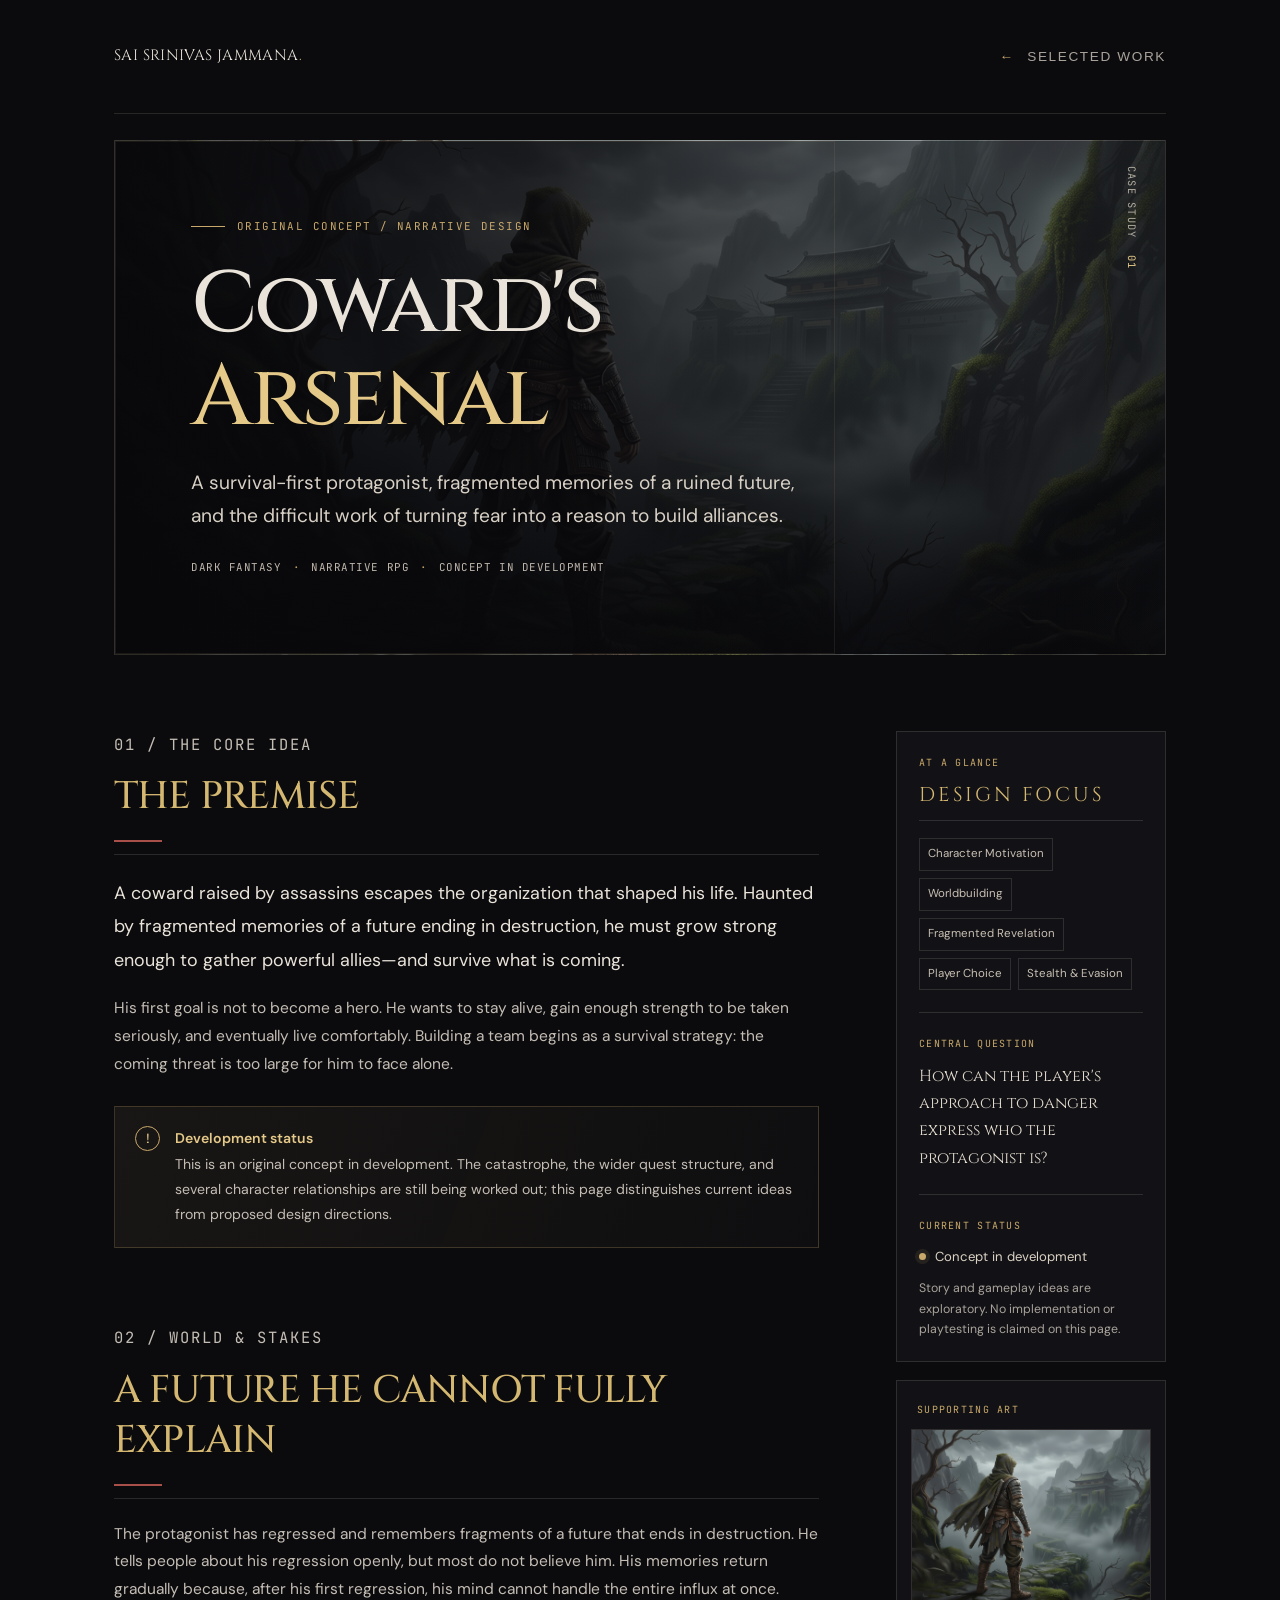
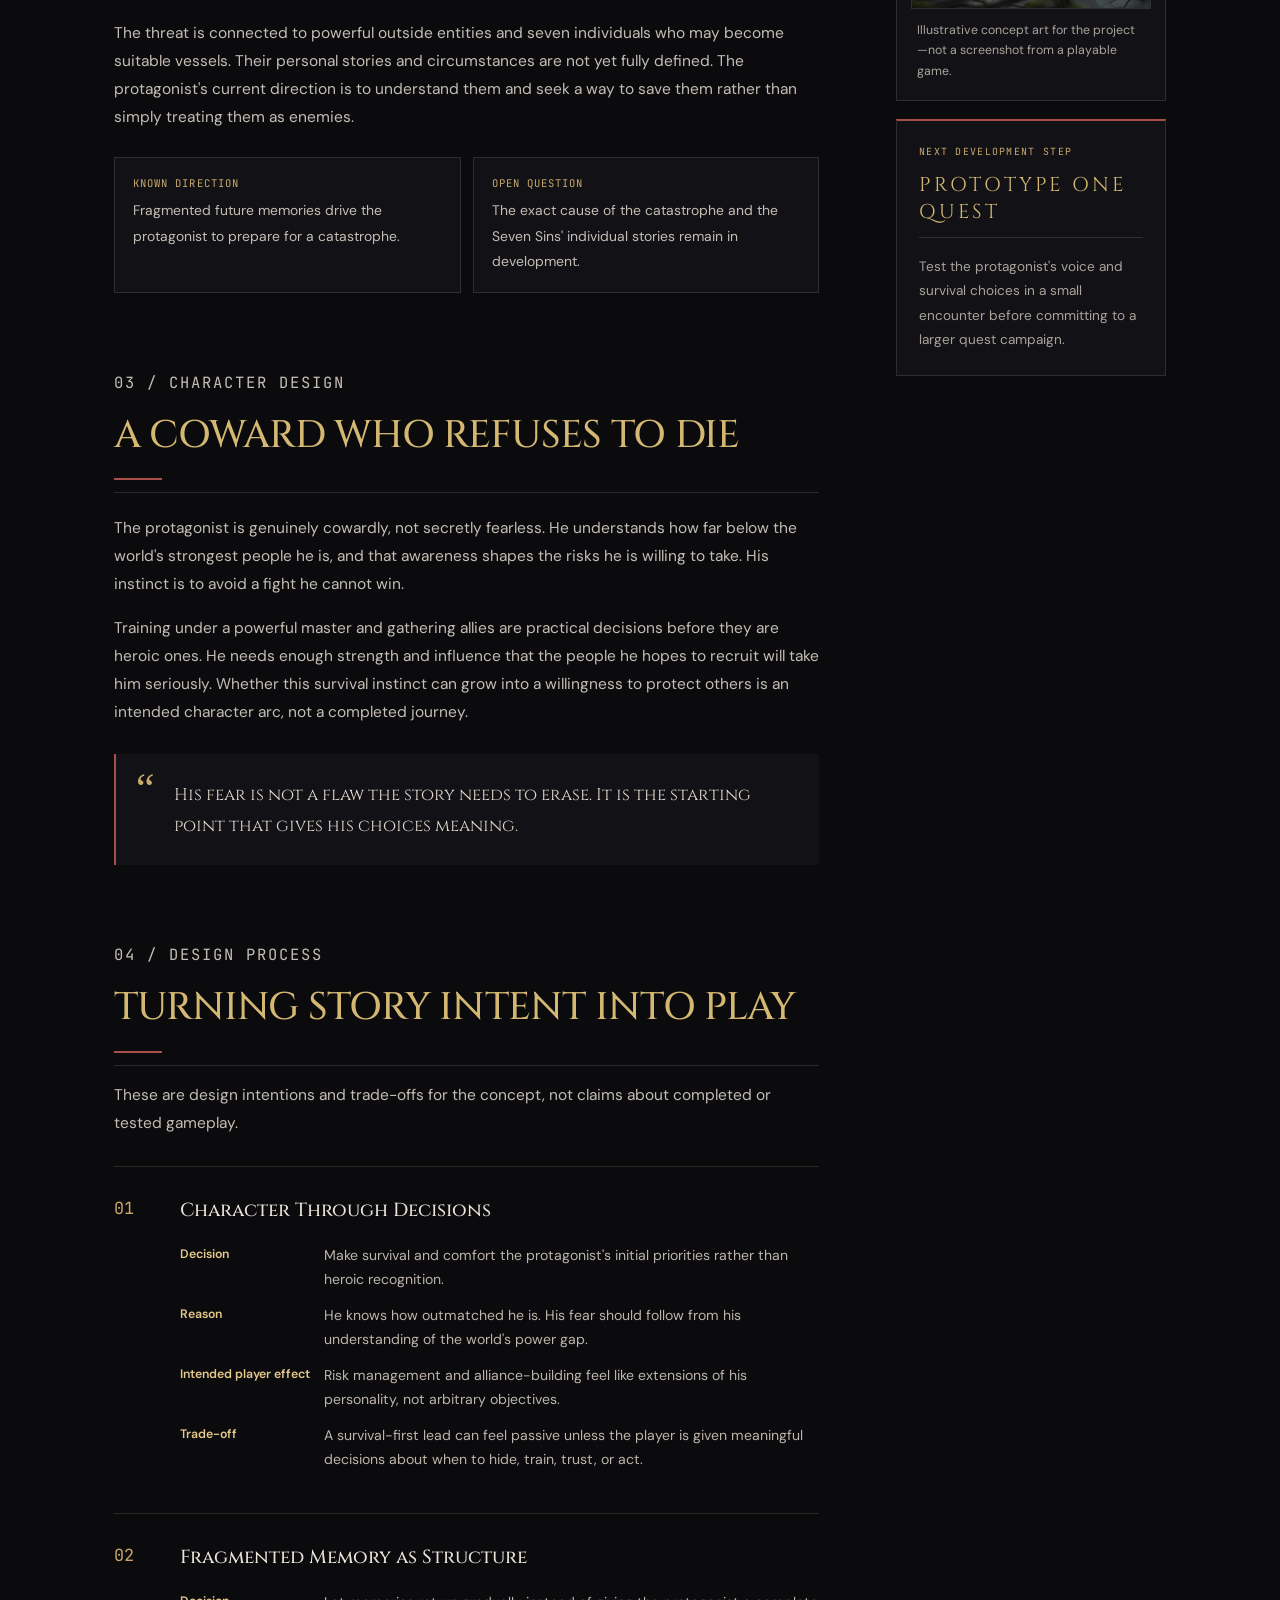
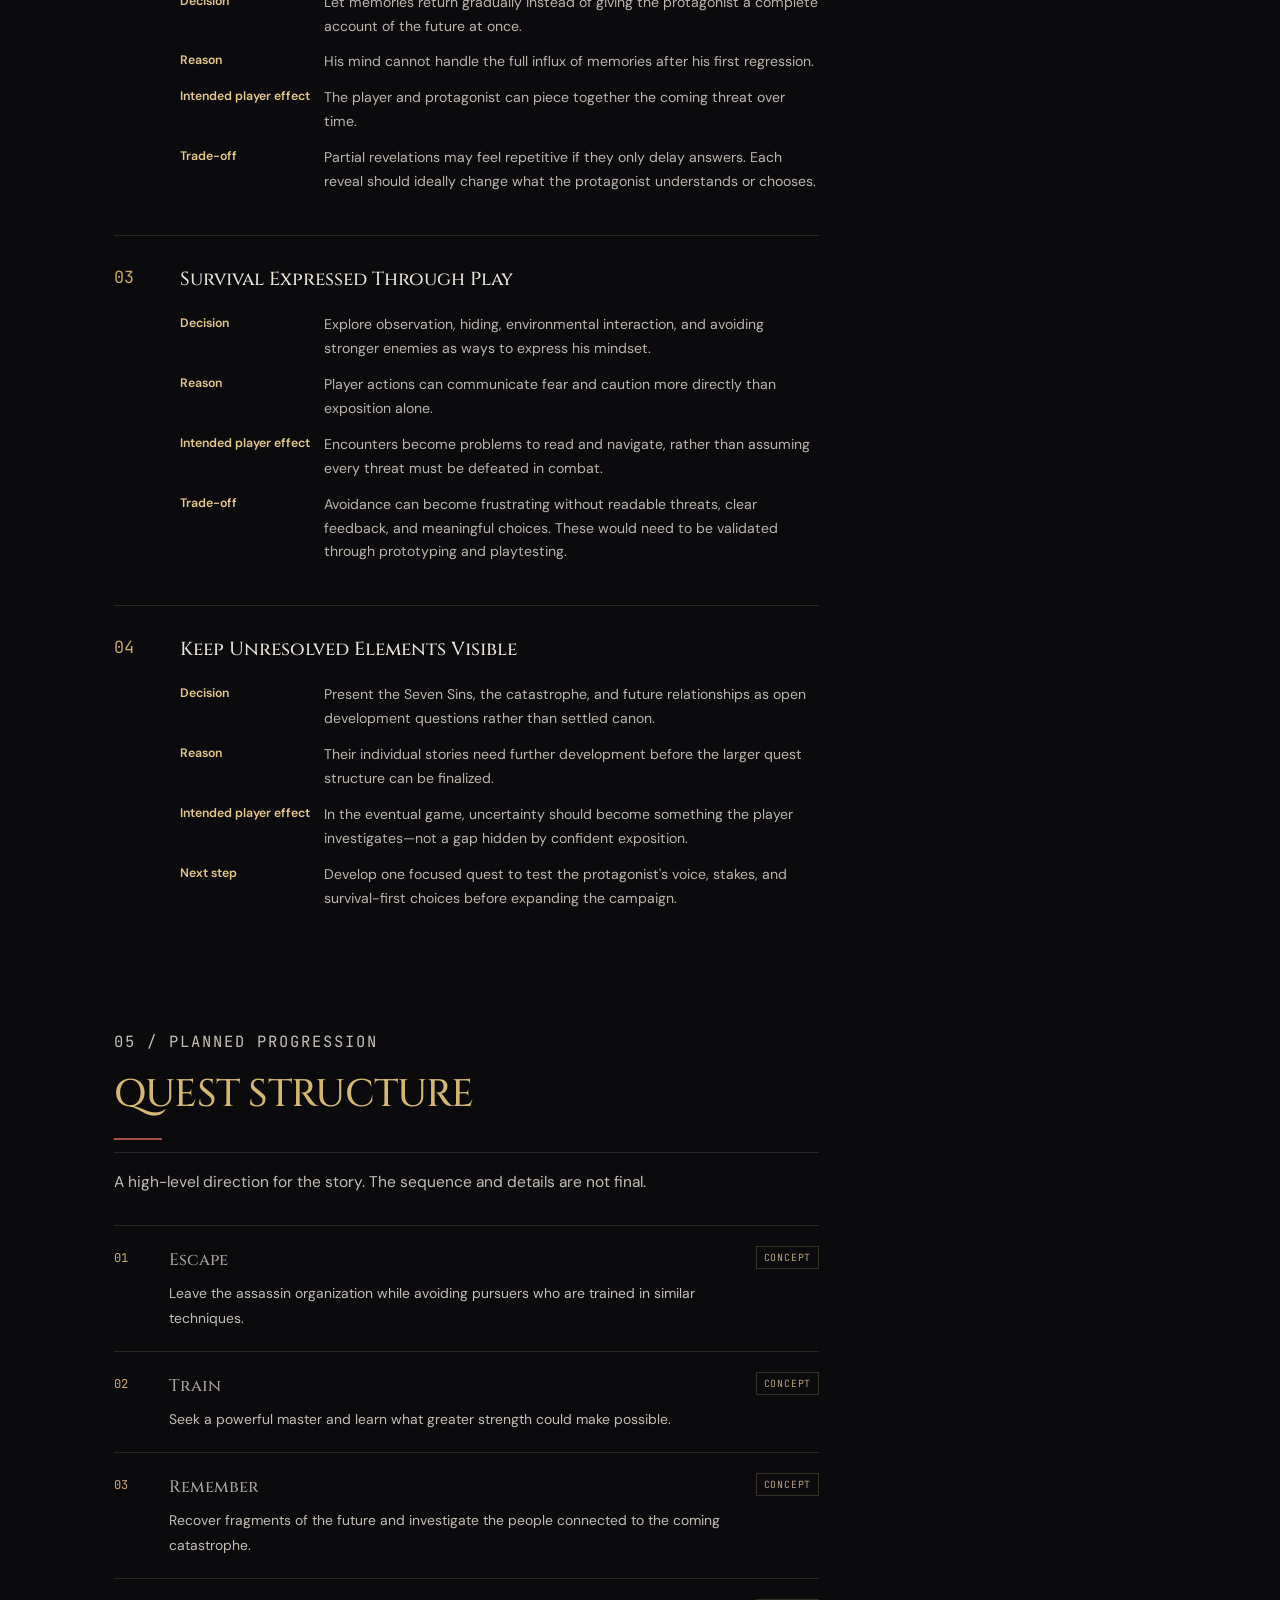
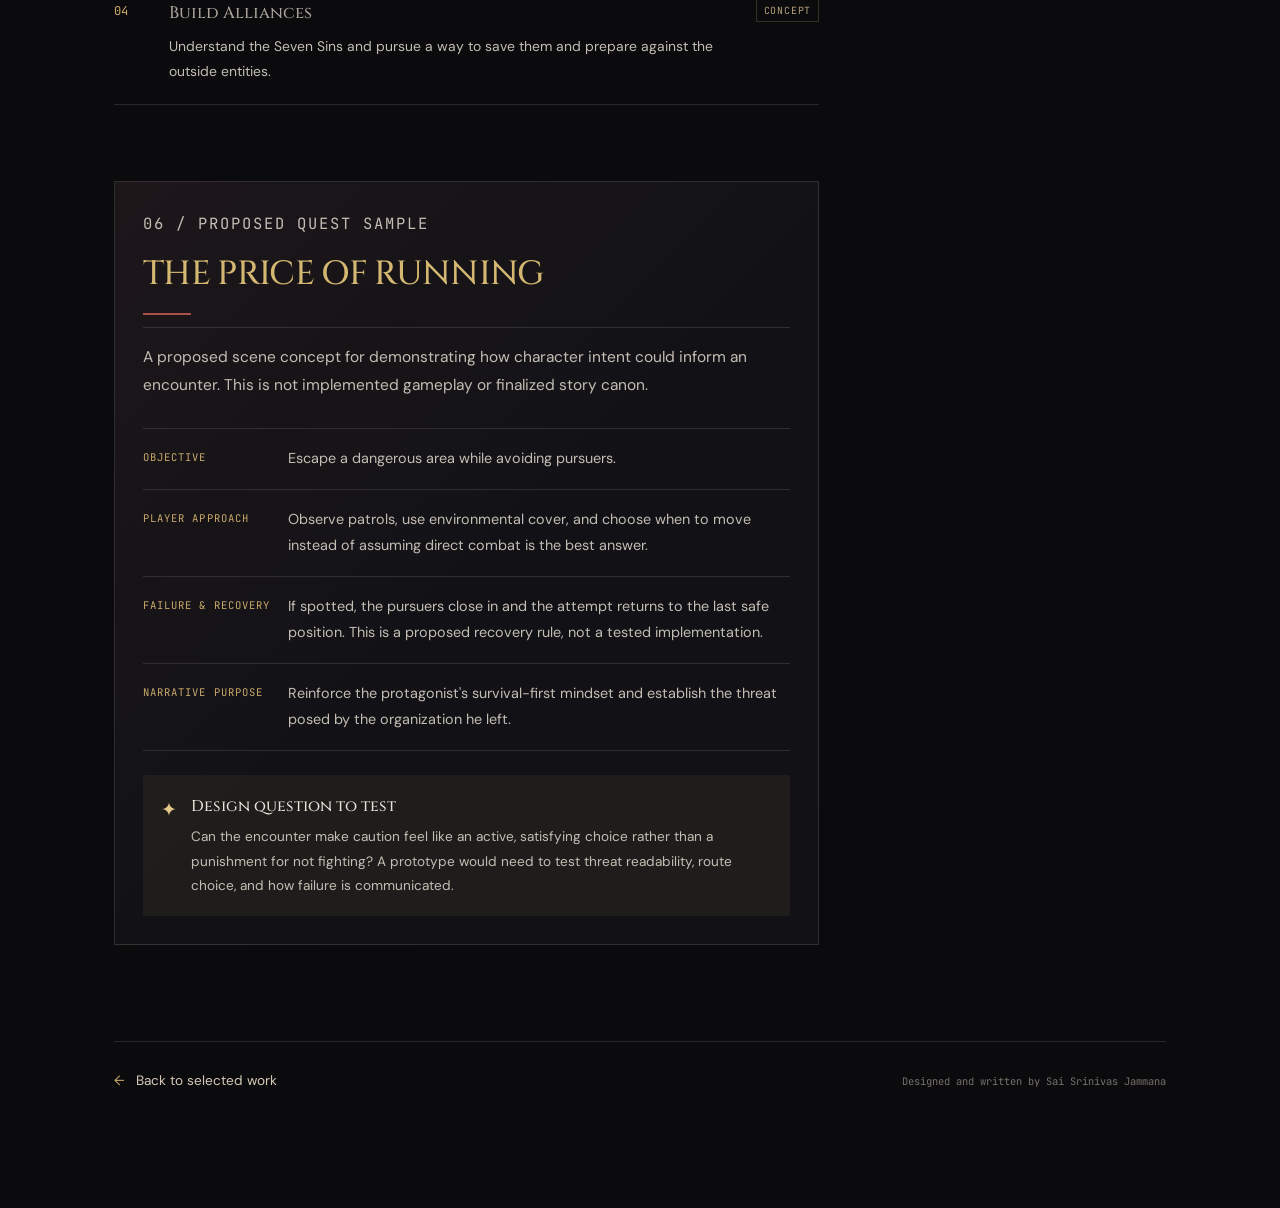
<file: cowards-arsenal.html>
<!DOCTYPE html>
<html lang="en">
<head>
    <meta charset="UTF-8">
    <meta name="viewport" content="width=device-width, initial-scale=1.0">
    <meta name="theme-color" content="#0b0b0e">
    <meta name="description" content="Coward's Arsenal — an original dark-fantasy narrative concept and case study by Sai Srinivas Jammana.">
    <title>Coward's Arsenal | Narrative Design — Sai Srinivas Jammana</title>
    <link rel="preconnect" href="https://fonts.googleapis.com">
    <link rel="preconnect" href="https://fonts.gstatic.com" crossorigin>
    <link href="https://fonts.googleapis.com/css2?family=Cinzel:wght@500;600;700&family=DM+Sans:wght@400;500;600;700&family=JetBrains+Mono:wght@400;500&display=swap" rel="stylesheet">
    <link rel="stylesheet" href="case-study.css">
</head>
<body>
<a class="skip-link" href="#main-content">Skip to content</a>
<main class="page" id="main-content">
    <nav class="site-nav" aria-label="Main navigation">
        <a class="wordmark" href="index.html">Sai Srinivas Jammana<span class="wordmark-dot">.</span></a>
        <a class="nav-back" href="index.html#selected-work"><span aria-hidden="true">←</span> Selected Work</a>
    </nav>

    <header class="hero" style="--hero-image: url('Assets/images/cowards-arsenal.png')">
        <div class="hero-shade"></div>
        <div class="hero-content">
            <p class="eyebrow"><span class="eyebrow-line"></span> Original Concept / Narrative Design</p>
            <h1>Coward's <em>Arsenal</em></h1>
            <p class="hero-summary">A survival-first protagonist, fragmented memories of a ruined future, and the difficult work of turning fear into a reason to build alliances.</p>
            <div class="hero-meta"><span>Dark Fantasy</span><span>·</span><span>Narrative RPG</span><span>·</span><span>Concept in Development</span></div>
        </div>
        <div class="hero-index" aria-hidden="true">CASE STUDY <span>01</span></div>
    </header>

    <div class="content-grid">
        <article class="main-column">
            <section class="content-section" id="premise">
                <p class="section-index">01 / The Core Idea</p>
                <h2>The Premise</h2>
                <p class="lead">A coward raised by assassins escapes the organization that shaped his life. Haunted by fragmented memories of a future ending in destruction, he must grow strong enough to gather powerful allies—and survive what is coming.</p>
                <p>His first goal is not to become a hero. He wants to stay alive, gain enough strength to be taken seriously, and eventually live comfortably. Building a team begins as a survival strategy: the coming threat is too large for him to face alone.</p>
                <div class="note"><span class="note-mark">!</span><p><strong>Development status</strong><br>This is an original concept in development. The catastrophe, the wider quest structure, and several character relationships are still being worked out; this page distinguishes current ideas from proposed design directions.</p></div>
            </section>

            <section class="content-section" id="worldbuilding">
                <p class="section-index">02 / World &amp; Stakes</p>
                <h2>A Future He Cannot Fully Explain</h2>
                <p>The protagonist has regressed and remembers fragments of a future that ends in destruction. He tells people about his regression openly, but most do not believe him. His memories return gradually because, after his first regression, his mind cannot handle the entire influx at once.</p>
                <p>The threat is connected to powerful outside entities and seven individuals who may become suitable vessels. Their personal stories and circumstances are not yet fully defined. The protagonist's current direction is to understand them and seek a way to save them rather than simply treating them as enemies.</p>
                <div class="fact-grid">
                    <div class="fact-card"><span class="fact-label">Known direction</span><p>Fragmented future memories drive the protagonist to prepare for a catastrophe.</p></div>
                    <div class="fact-card"><span class="fact-label">Open question</span><p>The exact cause of the catastrophe and the Seven Sins' individual stories remain in development.</p></div>
                </div>
            </section>

            <section class="content-section" id="protagonist">
                <p class="section-index">03 / Character Design</p>
                <h2>A Coward Who Refuses to Die</h2>
                <p>The protagonist is genuinely cowardly, not secretly fearless. He understands how far below the world's strongest people he is, and that awareness shapes the risks he is willing to take. His instinct is to avoid a fight he cannot win.</p>
                <p>Training under a powerful master and gathering allies are practical decisions before they are heroic ones. He needs enough strength and influence that the people he hopes to recruit will take him seriously. Whether this survival instinct can grow into a willingness to protect others is an intended character arc, not a completed journey.</p>
                <div class="quote-panel">
                    <span class="quote-symbol" aria-hidden="true">“</span>
                    <p>His fear is not a flaw the story needs to erase. It is the starting point that gives his choices meaning.</p>
                </div>
            </section>

            <section class="content-section" id="design-process">
                <p class="section-index">04 / Design Process</p>
                <h2>Turning Story Intent into Play</h2>
                <p class="section-intro">These are design intentions and trade-offs for the concept, not claims about completed or tested gameplay.</p>

                <div class="process-card">
                    <div class="process-number">01</div>
                    <div class="process-body">
                        <h3>Character Through Decisions</h3>
                        <dl>
                            <div><dt>Decision</dt><dd>Make survival and comfort the protagonist's initial priorities rather than heroic recognition.</dd></div>
                            <div><dt>Reason</dt><dd>He knows how outmatched he is. His fear should follow from his understanding of the world's power gap.</dd></div>
                            <div><dt>Intended player effect</dt><dd>Risk management and alliance-building feel like extensions of his personality, not arbitrary objectives.</dd></div>
                            <div><dt>Trade-off</dt><dd>A survival-first lead can feel passive unless the player is given meaningful decisions about when to hide, train, trust, or act.</dd></div>
                        </dl>
                    </div>
                </div>

                <div class="process-card">
                    <div class="process-number">02</div>
                    <div class="process-body">
                        <h3>Fragmented Memory as Structure</h3>
                        <dl>
                            <div><dt>Decision</dt><dd>Let memories return gradually instead of giving the protagonist a complete account of the future at once.</dd></div>
                            <div><dt>Reason</dt><dd>His mind cannot handle the full influx of memories after his first regression.</dd></div>
                            <div><dt>Intended player effect</dt><dd>The player and protagonist can piece together the coming threat over time.</dd></div>
                            <div><dt>Trade-off</dt><dd>Partial revelations may feel repetitive if they only delay answers. Each reveal should ideally change what the protagonist understands or chooses.</dd></div>
                        </dl>
                    </div>
                </div>

                <div class="process-card">
                    <div class="process-number">03</div>
                    <div class="process-body">
                        <h3>Survival Expressed Through Play</h3>
                        <dl>
                            <div><dt>Decision</dt><dd>Explore observation, hiding, environmental interaction, and avoiding stronger enemies as ways to express his mindset.</dd></div>
                            <div><dt>Reason</dt><dd>Player actions can communicate fear and caution more directly than exposition alone.</dd></div>
                            <div><dt>Intended player effect</dt><dd>Encounters become problems to read and navigate, rather than assuming every threat must be defeated in combat.</dd></div>
                            <div><dt>Trade-off</dt><dd>Avoidance can become frustrating without readable threats, clear feedback, and meaningful choices. These would need to be validated through prototyping and playtesting.</dd></div>
                        </dl>
                    </div>
                </div>

                <div class="process-card">
                    <div class="process-number">04</div>
                    <div class="process-body">
                        <h3>Keep Unresolved Elements Visible</h3>
                        <dl>
                            <div><dt>Decision</dt><dd>Present the Seven Sins, the catastrophe, and future relationships as open development questions rather than settled canon.</dd></div>
                            <div><dt>Reason</dt><dd>Their individual stories need further development before the larger quest structure can be finalized.</dd></div>
                            <div><dt>Intended player effect</dt><dd>In the eventual game, uncertainty should become something the player investigates—not a gap hidden by confident exposition.</dd></div>
                            <div><dt>Next step</dt><dd>Develop one focused quest to test the protagonist's voice, stakes, and survival-first choices before expanding the campaign.</dd></div>
                        </dl>
                    </div>
                </div>
            </section>

            <section class="content-section" id="quest-structure">
                <p class="section-index">05 / Planned Progression</p>
                <h2>Quest Structure</h2>
                <p class="section-intro">A high-level direction for the story. The sequence and details are not final.</p>
                <ol class="quest-list">
                    <li><span class="quest-step">01</span><div><h3>Escape</h3><p>Leave the assassin organization while avoiding pursuers who are trained in similar techniques.</p></div><span class="quest-status">Concept</span></li>
                    <li><span class="quest-step">02</span><div><h3>Train</h3><p>Seek a powerful master and learn what greater strength could make possible.</p></div><span class="quest-status">Concept</span></li>
                    <li><span class="quest-step">03</span><div><h3>Remember</h3><p>Recover fragments of the future and investigate the people connected to the coming catastrophe.</p></div><span class="quest-status">Concept</span></li>
                    <li><span class="quest-step">04</span><div><h3>Build Alliances</h3><p>Understand the Seven Sins and pursue a way to save them and prepare against the outside entities.</p></div><span class="quest-status">Concept</span></li>
                </ol>
            </section>

            <section class="content-section sample-section" id="quest-sample">
                <p class="section-index">06 / Proposed Quest Sample</p>
                <h2>The Price of Running</h2>
                <p class="section-intro">A proposed scene concept for demonstrating how character intent could inform an encounter. This is not implemented gameplay or finalized story canon.</p>
                <div class="sample-block">
                    <div class="sample-row"><span class="sample-label">Objective</span><p>Escape a dangerous area while avoiding pursuers.</p></div>
                    <div class="sample-row"><span class="sample-label">Player approach</span><p>Observe patrols, use environmental cover, and choose when to move instead of assuming direct combat is the best answer.</p></div>
                    <div class="sample-row"><span class="sample-label">Failure &amp; recovery</span><p>If spotted, the pursuers close in and the attempt returns to the last safe position. This is a proposed recovery rule, not a tested implementation.</p></div>
                    <div class="sample-row"><span class="sample-label">Narrative purpose</span><p>Reinforce the protagonist's survival-first mindset and establish the threat posed by the organization he left.</p></div>
                </div>
                <div class="design-takeaway"><span class="takeaway-icon" aria-hidden="true">✦</span><div><h3>Design question to test</h3><p>Can the encounter make caution feel like an active, satisfying choice rather than a punishment for not fighting? A prototype would need to test threat readability, route choice, and how failure is communicated.</p></div></div>
            </section>
        </article>

        <aside class="side-column" aria-label="Case study notes">
            <div class="side-card side-sticky">
                <p class="side-kicker">At a glance</p>
                <h2>Design Focus</h2>
                <ul class="tag-list"><li>Character Motivation</li><li>Worldbuilding</li><li>Fragmented Revelation</li><li>Player Choice</li><li>Stealth &amp; Evasion</li></ul>
                <div class="side-divider"></div>
                <p class="side-kicker">Central question</p>
                <p class="side-question">How can the player's approach to danger express who the protagonist is?</p>
                <div class="side-divider"></div>
                <p class="side-kicker">Current status</p>
                <p class="status-line"><span class="status-dot"></span> Concept in development</p>
                <p class="side-small">Story and gameplay ideas are exploratory. No implementation or playtesting is claimed on this page.</p>
            </div>
            <div class="side-card art-card">
                <p class="side-kicker">Supporting Art</p>
                <img src="Assets/images/cowards-arsenal.png" alt="Illustrative concept artwork for Coward's Arsenal" loading="lazy">
                <p class="image-caption">Illustrative concept art for the project—not a screenshot from a playable game.</p>
            </div>
            <div class="side-card next-card">
                <p class="side-kicker">Next development step</p>
                <h2>Prototype One Quest</h2>
                <p>Test the protagonist's voice and survival choices in a small encounter before committing to a larger quest campaign.</p>
            </div>
        </aside>
    </div>

    <footer class="page-footer">
        <a class="back-link" href="index.html#selected-work"><span aria-hidden="true">←</span> Back to selected work</a>
        <p>Designed and written by Sai Srinivas Jammana</p>
    </footer>
</main>
</body>
</html>
</file>
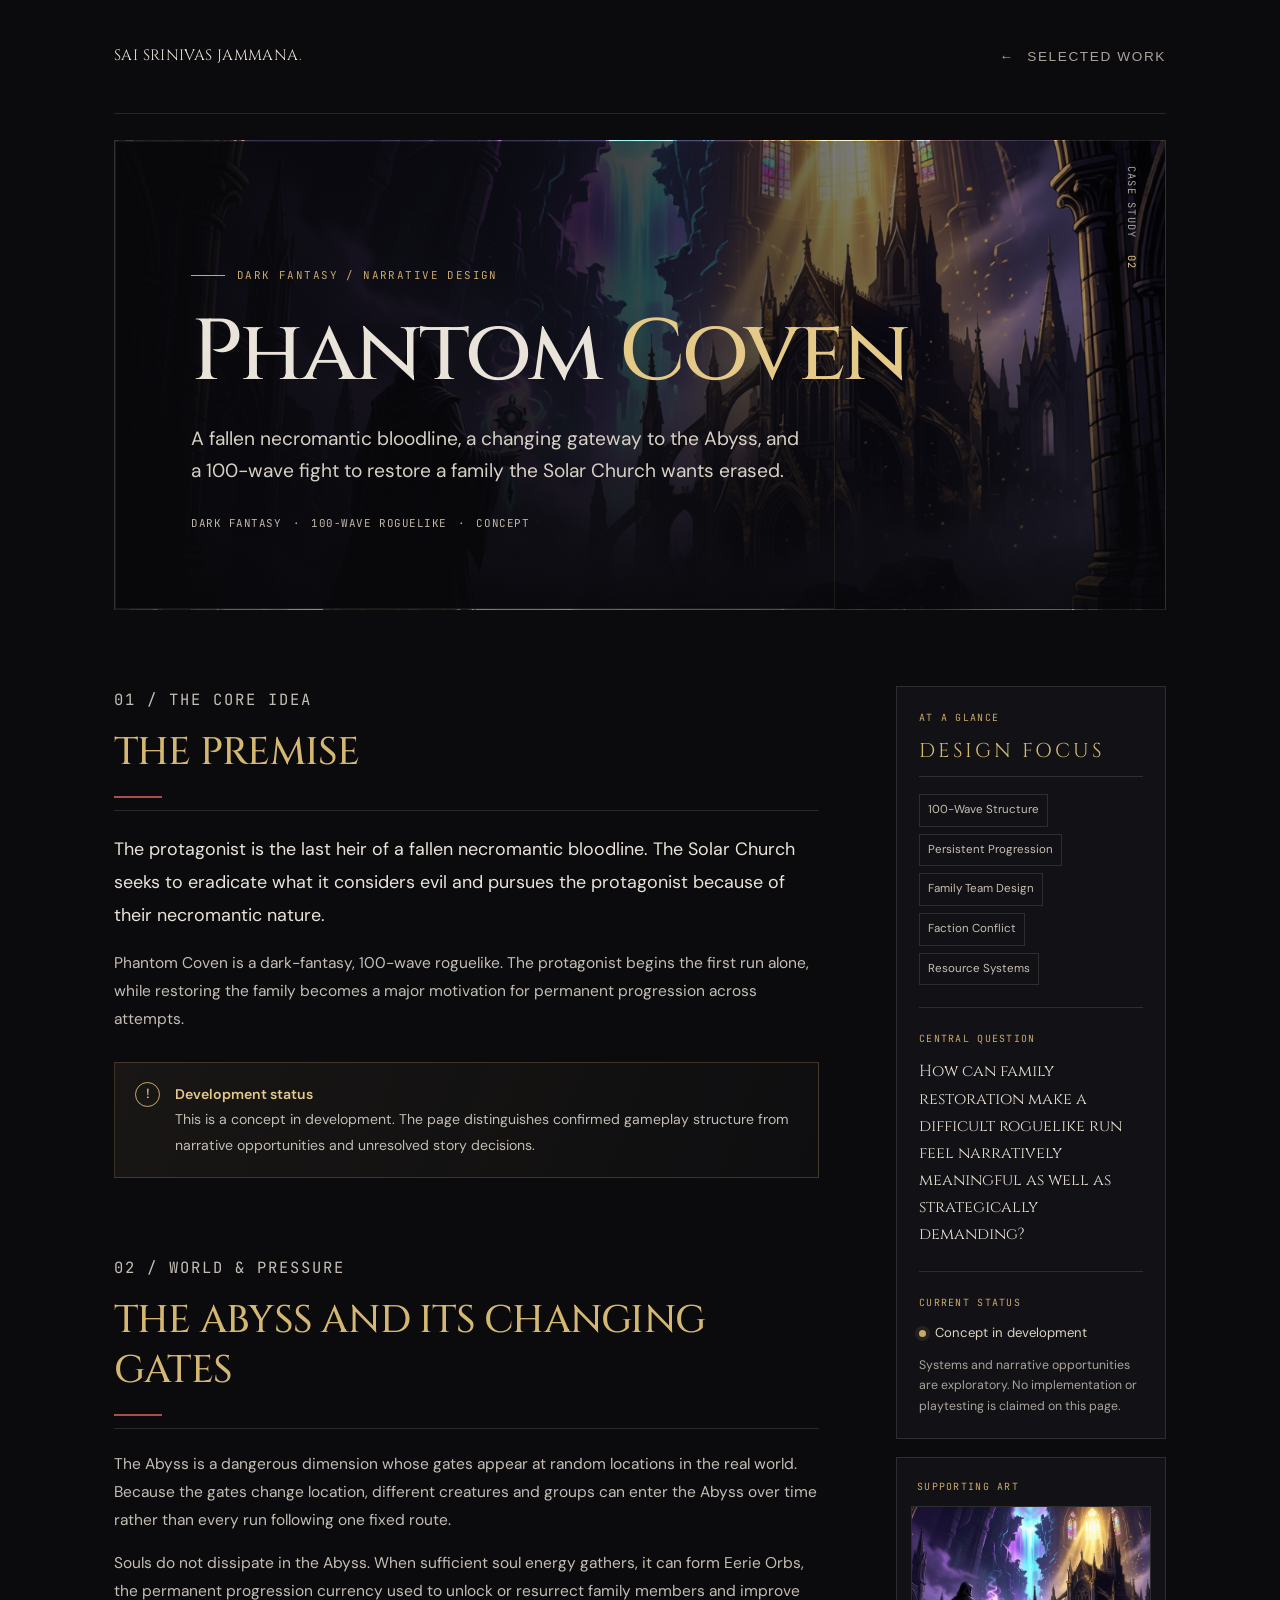
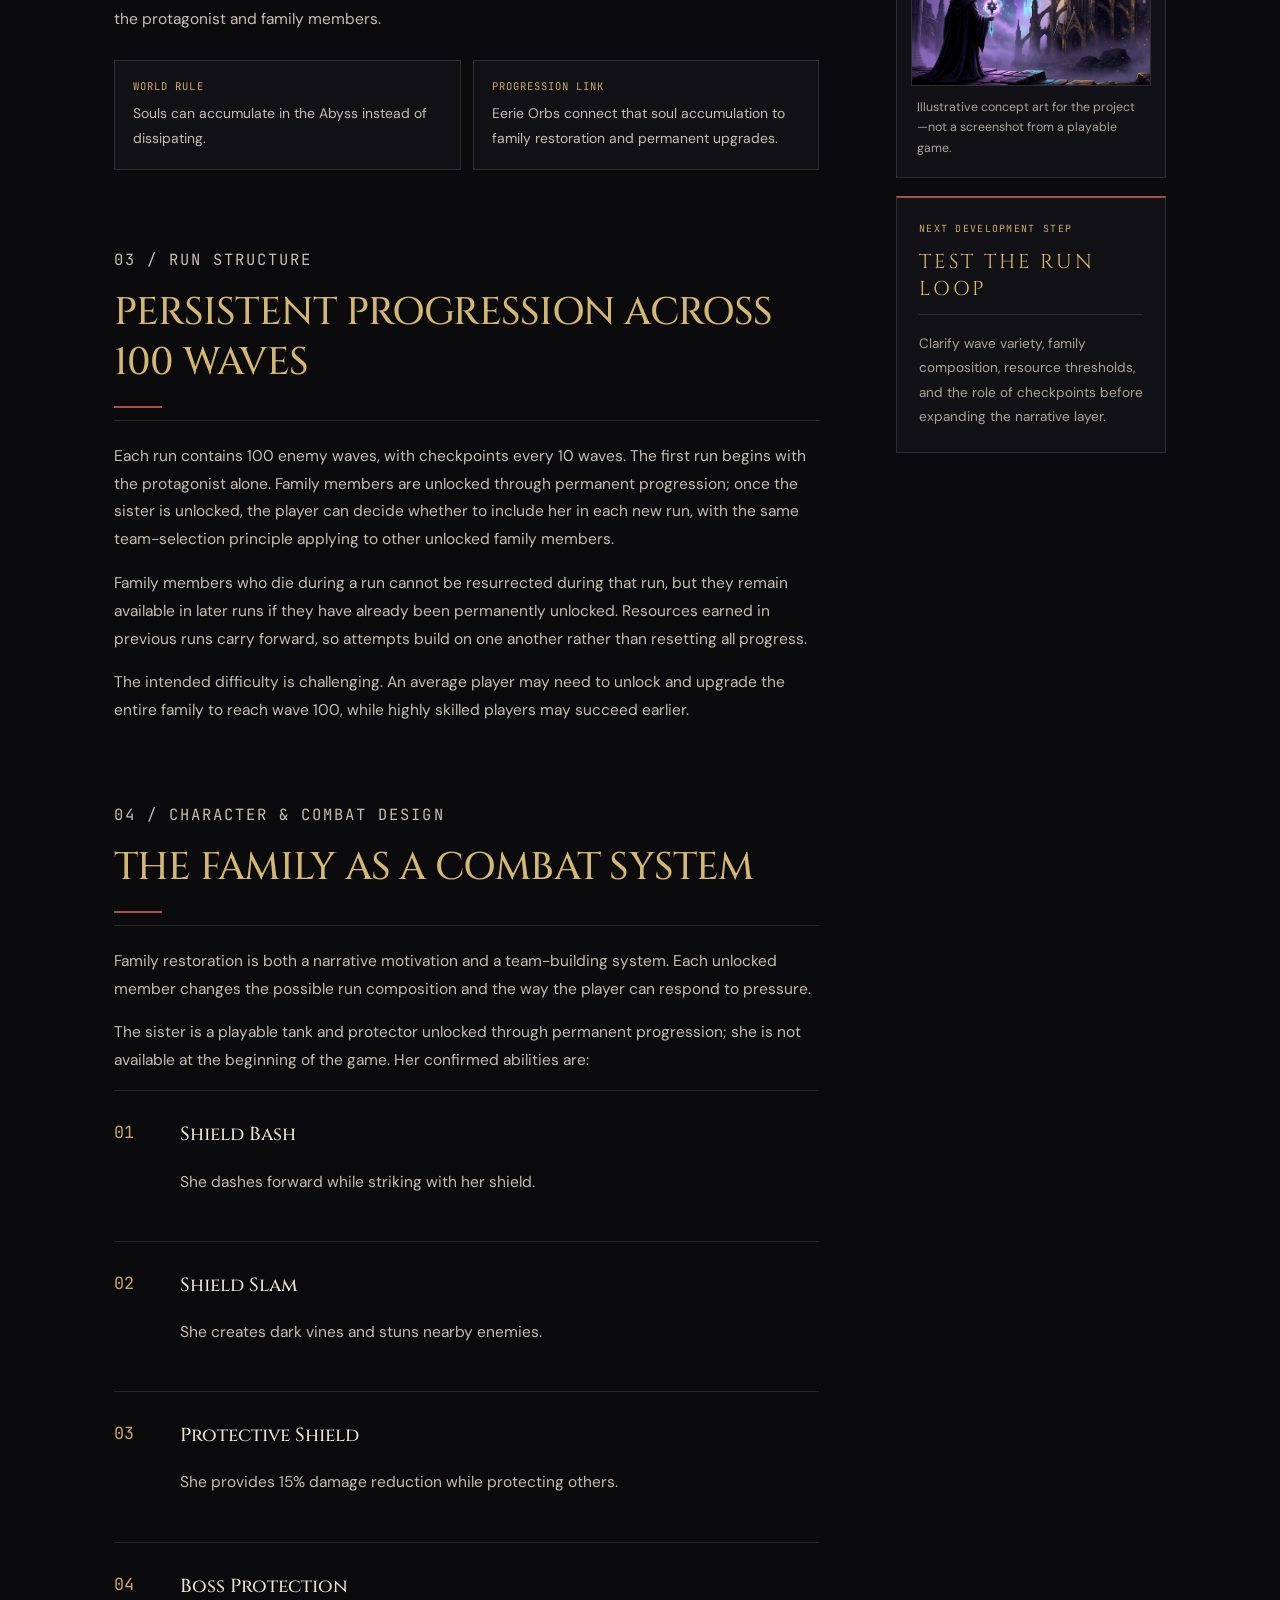
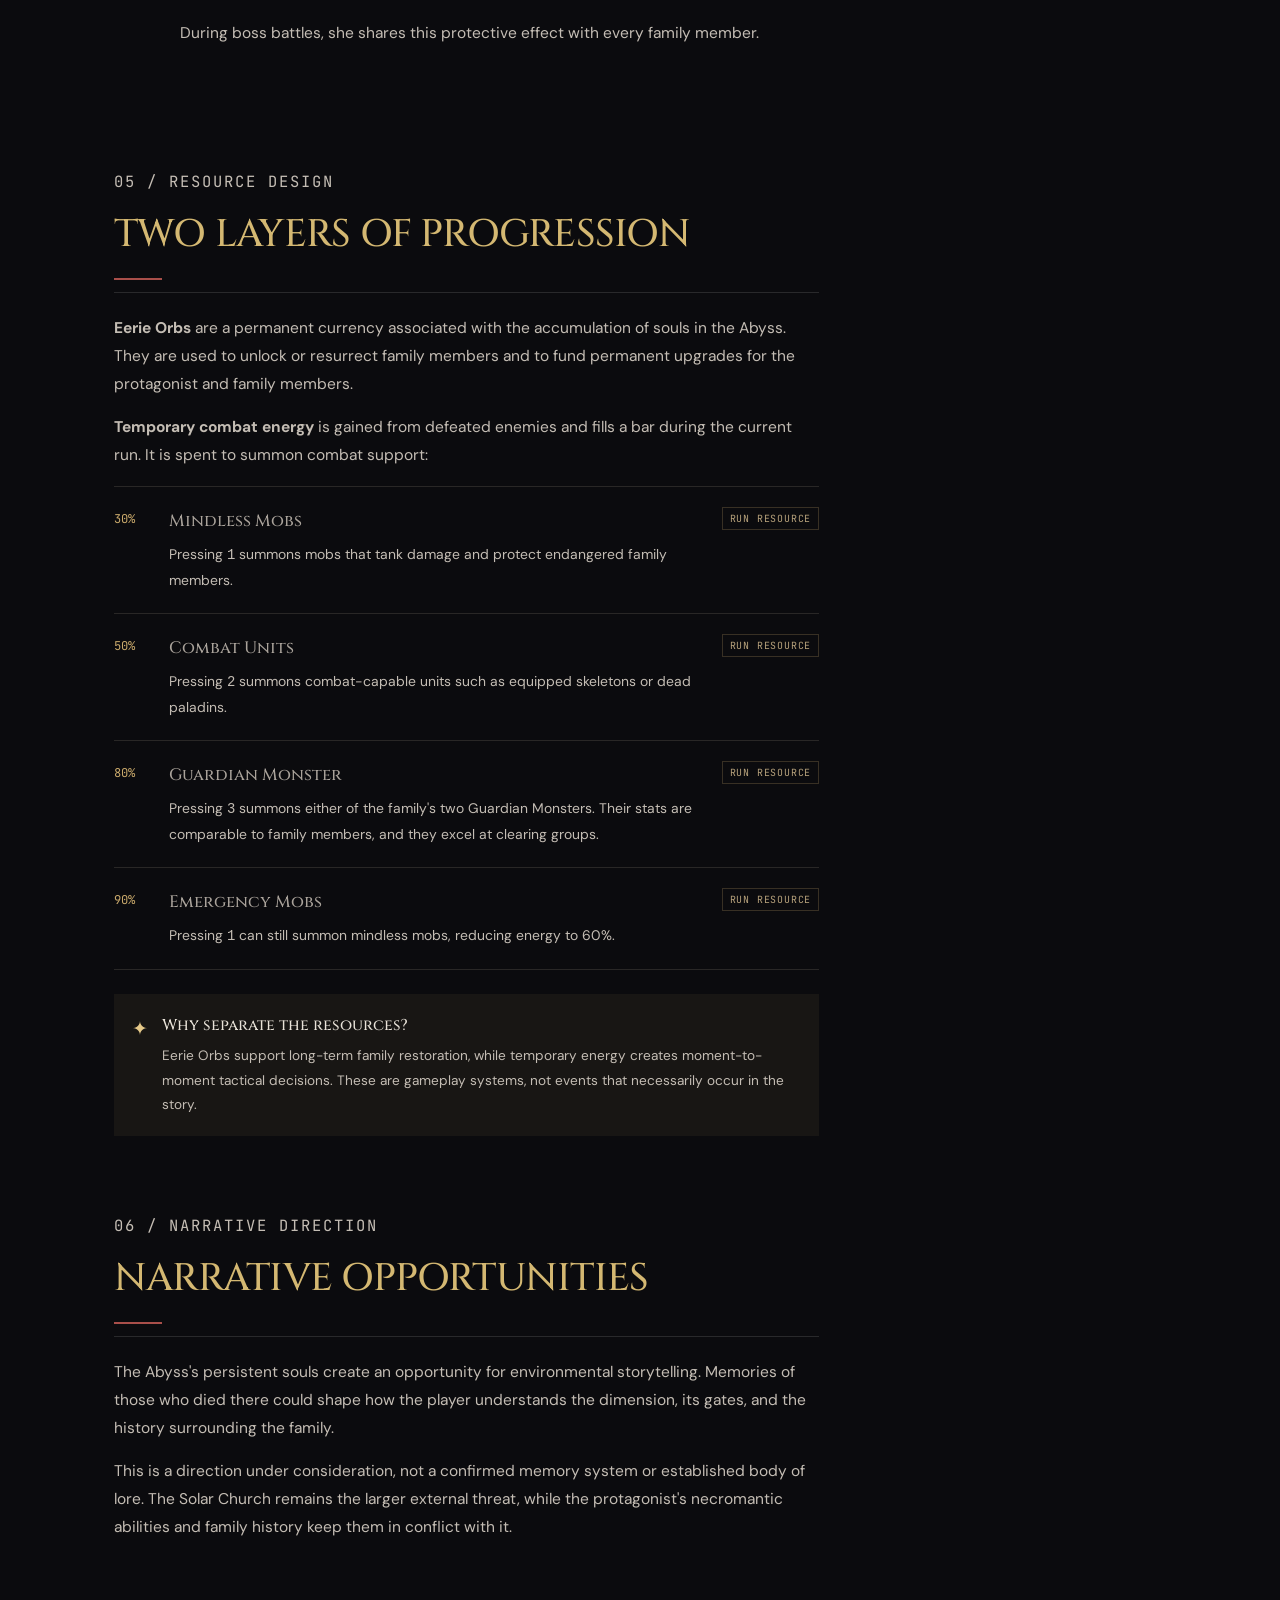
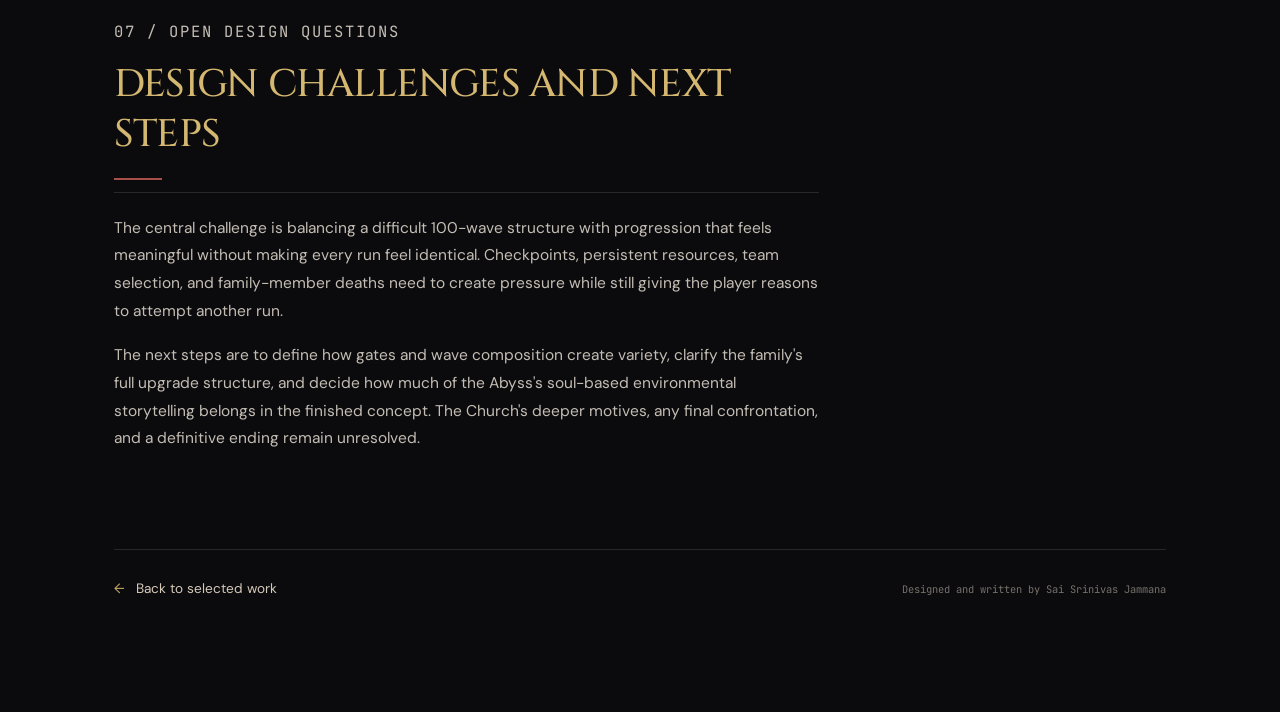
<file: phantom-coven.html>
<!DOCTYPE html>
<html lang="en">
<head>
    <meta charset="UTF-8">
    <meta name="viewport" content="width=device-width, initial-scale=1.0">
    <meta name="theme-color" content="#0b0b0e">
    <meta name="description" content="Phantom Coven — a dark-fantasy 100-wave roguelike concept and case study by Sai Srinivas Jammana.">
    <title>Phantom Coven | Narrative Design — Sai Srinivas Jammana</title>
    <link rel="preconnect" href="https://fonts.googleapis.com">
    <link rel="preconnect" href="https://fonts.gstatic.com" crossorigin>
    <link href="https://fonts.googleapis.com/css2?family=Cinzel:wght@500;600;700&family=DM+Sans:wght@400;500;600;700&family=JetBrains+Mono:wght@400;500&display=swap" rel="stylesheet">
    <link rel="stylesheet" href="case-study.css">
</head>
<body>
<a class="skip-link" href="#main-content">Skip to content</a>
<main class="page" id="main-content">
    <nav class="site-nav" aria-label="Main navigation">
        <a class="wordmark" href="index.html">Sai Srinivas Jammana<span class="wordmark-dot">.</span></a>
        <a class="nav-back" href="index.html#selected-work"><span aria-hidden="true">←</span> Selected Work</a>
    </nav>

    <header class="hero" style="--hero-image: url('Assets/images/phantom-coven.png')">
        <div class="hero-shade"></div>
        <div class="hero-content">
            <p class="eyebrow"><span class="eyebrow-line"></span> Dark Fantasy / Narrative Design</p>
            <h1>Phantom <em>Coven</em></h1>
            <p class="hero-summary">A fallen necromantic bloodline, a changing gateway to the Abyss, and a 100-wave fight to restore a family the Solar Church wants erased.</p>
            <div class="hero-meta"><span>Dark Fantasy</span><span>·</span><span>100-Wave Roguelike</span><span>·</span><span>Concept</span></div>
        </div>
        <div class="hero-index" aria-hidden="true">CASE STUDY <span>02</span></div>
    </header>

    <div class="content-grid">
        <article class="main-column">
            <section class="content-section" id="premise">
                <p class="section-index">01 / The Core Idea</p>
                <h2>The Premise</h2>
                <p class="lead">The protagonist is the last heir of a fallen necromantic bloodline. The Solar Church seeks to eradicate what it considers evil and pursues the protagonist because of their necromantic nature.</p>
                <p>Phantom Coven is a dark-fantasy, 100-wave roguelike. The protagonist begins the first run alone, while restoring the family becomes a major motivation for permanent progression across attempts.</p>
                <div class="note"><span class="note-mark">!</span><p><strong>Development status</strong><br>This is a concept in development. The page distinguishes confirmed gameplay structure from narrative opportunities and unresolved story decisions.</p></div>
            </section>

            <section class="content-section" id="abyss">
                <p class="section-index">02 / World &amp; Pressure</p>
                <h2>The Abyss and Its Changing Gates</h2>
                <p>The Abyss is a dangerous dimension whose gates appear at random locations in the real world. Because the gates change location, different creatures and groups can enter the Abyss over time rather than every run following one fixed route.</p>
                <p>Souls do not dissipate in the Abyss. When sufficient soul energy gathers, it can form Eerie Orbs, the permanent progression currency used to unlock or resurrect family members and improve the protagonist and family members.</p>
                <div class="fact-grid">
                    <div class="fact-card"><span class="fact-label">World rule</span><p>Souls can accumulate in the Abyss instead of dissipating.</p></div>
                    <div class="fact-card"><span class="fact-label">Progression link</span><p>Eerie Orbs connect that soul accumulation to family restoration and permanent upgrades.</p></div>
                </div>
            </section>

            <section class="content-section" id="run-structure">
                <p class="section-index">03 / Run Structure</p>
                <h2>Persistent Progression Across 100 Waves</h2>
                <p>Each run contains 100 enemy waves, with checkpoints every 10 waves. The first run begins with the protagonist alone. Family members are unlocked through permanent progression; once the sister is unlocked, the player can decide whether to include her in each new run, with the same team-selection principle applying to other unlocked family members.</p>
                <p>Family members who die during a run cannot be resurrected during that run, but they remain available in later runs if they have already been permanently unlocked. Resources earned in previous runs carry forward, so attempts build on one another rather than resetting all progress.</p>
                <p>The intended difficulty is challenging. An average player may need to unlock and upgrade the entire family to reach wave 100, while highly skilled players may succeed earlier.</p>
            </section>

            <section class="content-section" id="family-system">
                <p class="section-index">04 / Character &amp; Combat Design</p>
                <h2>The Family as a Combat System</h2>
                <p>Family restoration is both a narrative motivation and a team-building system. Each unlocked member changes the possible run composition and the way the player can respond to pressure.</p>
                <p>The sister is a playable tank and protector unlocked through permanent progression; she is not available at the beginning of the game. Her confirmed abilities are:</p>
                <div class="process-card">
                    <div class="process-number">01</div>
                    <div class="process-body"><h3>Shield Bash</h3><p>She dashes forward while striking with her shield.</p></div>
                </div>
                <div class="process-card">
                    <div class="process-number">02</div>
                    <div class="process-body"><h3>Shield Slam</h3><p>She creates dark vines and stuns nearby enemies.</p></div>
                </div>
                <div class="process-card">
                    <div class="process-number">03</div>
                    <div class="process-body"><h3>Protective Shield</h3><p>She provides 15% damage reduction while protecting others.</p></div>
                </div>
                <div class="process-card">
                    <div class="process-number">04</div>
                    <div class="process-body"><h3>Boss Protection</h3><p>During boss battles, she shares this protective effect with every family member.</p></div>
                </div>
            </section>

            <section class="content-section" id="progression">
                <p class="section-index">05 / Resource Design</p>
                <h2>Two Layers of Progression</h2>
                <p><strong>Eerie Orbs</strong> are a permanent currency associated with the accumulation of souls in the Abyss. They are used to unlock or resurrect family members and to fund permanent upgrades for the protagonist and family members.</p>
                <p><strong>Temporary combat energy</strong> is gained from defeated enemies and fills a bar during the current run. It is spent to summon combat support:</p>
                <ol class="quest-list">
                    <li><span class="quest-step">30%</span><div><h3>Mindless Mobs</h3><p>Pressing <code>1</code> summons mobs that tank damage and protect endangered family members.</p></div><span class="quest-status">Run resource</span></li>
                    <li><span class="quest-step">50%</span><div><h3>Combat Units</h3><p>Pressing <code>2</code> summons combat-capable units such as equipped skeletons or dead paladins.</p></div><span class="quest-status">Run resource</span></li>
                    <li><span class="quest-step">80%</span><div><h3>Guardian Monster</h3><p>Pressing <code>3</code> summons either of the family's two Guardian Monsters. Their stats are comparable to family members, and they excel at clearing groups.</p></div><span class="quest-status">Run resource</span></li>
                    <li><span class="quest-step">90%</span><div><h3>Emergency Mobs</h3><p>Pressing <code>1</code> can still summon mindless mobs, reducing energy to 60%.</p></div><span class="quest-status">Run resource</span></li>
                </ol>
                <div class="design-takeaway"><span class="takeaway-icon" aria-hidden="true">✦</span><div><h3>Why separate the resources?</h3><p>Eerie Orbs support long-term family restoration, while temporary energy creates moment-to-moment tactical decisions. These are gameplay systems, not events that necessarily occur in the story.</p></div></div>
            </section>

            <section class="content-section" id="narrative-opportunities">
                <p class="section-index">06 / Narrative Direction</p>
                <h2>Narrative Opportunities</h2>
                <p>The Abyss's persistent souls create an opportunity for environmental storytelling. Memories of those who died there could shape how the player understands the dimension, its gates, and the history surrounding the family.</p>
                <p>This is a direction under consideration, not a confirmed memory system or established body of lore. The Solar Church remains the larger external threat, while the protagonist's necromantic abilities and family history keep them in conflict with it.</p>
            </section>

            <section class="content-section" id="next-steps">
                <p class="section-index">07 / Open Design Questions</p>
                <h2>Design Challenges and Next Steps</h2>
                <p>The central challenge is balancing a difficult 100-wave structure with progression that feels meaningful without making every run feel identical. Checkpoints, persistent resources, team selection, and family-member deaths need to create pressure while still giving the player reasons to attempt another run.</p>
                <p>The next steps are to define how gates and wave composition create variety, clarify the family's full upgrade structure, and decide how much of the Abyss's soul-based environmental storytelling belongs in the finished concept. The Church's deeper motives, any final confrontation, and a definitive ending remain unresolved.</p>
            </section>
        </article>

        <aside class="side-column" aria-label="Case study notes">
            <div class="side-card side-sticky">
                <p class="side-kicker">At a glance</p>
                <h2>Design Focus</h2>
                <ul class="tag-list"><li>100-Wave Structure</li><li>Persistent Progression</li><li>Family Team Design</li><li>Faction Conflict</li><li>Resource Systems</li></ul>
                <div class="side-divider"></div>
                <p class="side-kicker">Central question</p>
                <p class="side-question">How can family restoration make a difficult roguelike run feel narratively meaningful as well as strategically demanding?</p>
                <div class="side-divider"></div>
                <p class="side-kicker">Current status</p>
                <p class="status-line"><span class="status-dot"></span> Concept in development</p>
                <p class="side-small">Systems and narrative opportunities are exploratory. No implementation or playtesting is claimed on this page.</p>
            </div>
            <div class="side-card art-card">
                <p class="side-kicker">Supporting Art</p>
                <img src="Assets/images/phantom-coven.png" alt="Illustrative concept artwork for Phantom Coven" loading="lazy">
                <p class="image-caption">Illustrative concept art for the project—not a screenshot from a playable game.</p>
            </div>
            <div class="side-card next-card">
                <p class="side-kicker">Next development step</p>
                <h2>Test the Run Loop</h2>
                <p>Clarify wave variety, family composition, resource thresholds, and the role of checkpoints before expanding the narrative layer.</p>
            </div>
        </aside>
    </div>

    <footer class="page-footer">
        <a class="back-link" href="index.html#selected-work"><span aria-hidden="true">←</span> Back to selected work</a>
        <p>Designed and written by Sai Srinivas Jammana</p>
    </footer>
</main>
</body>
</html>
</file>
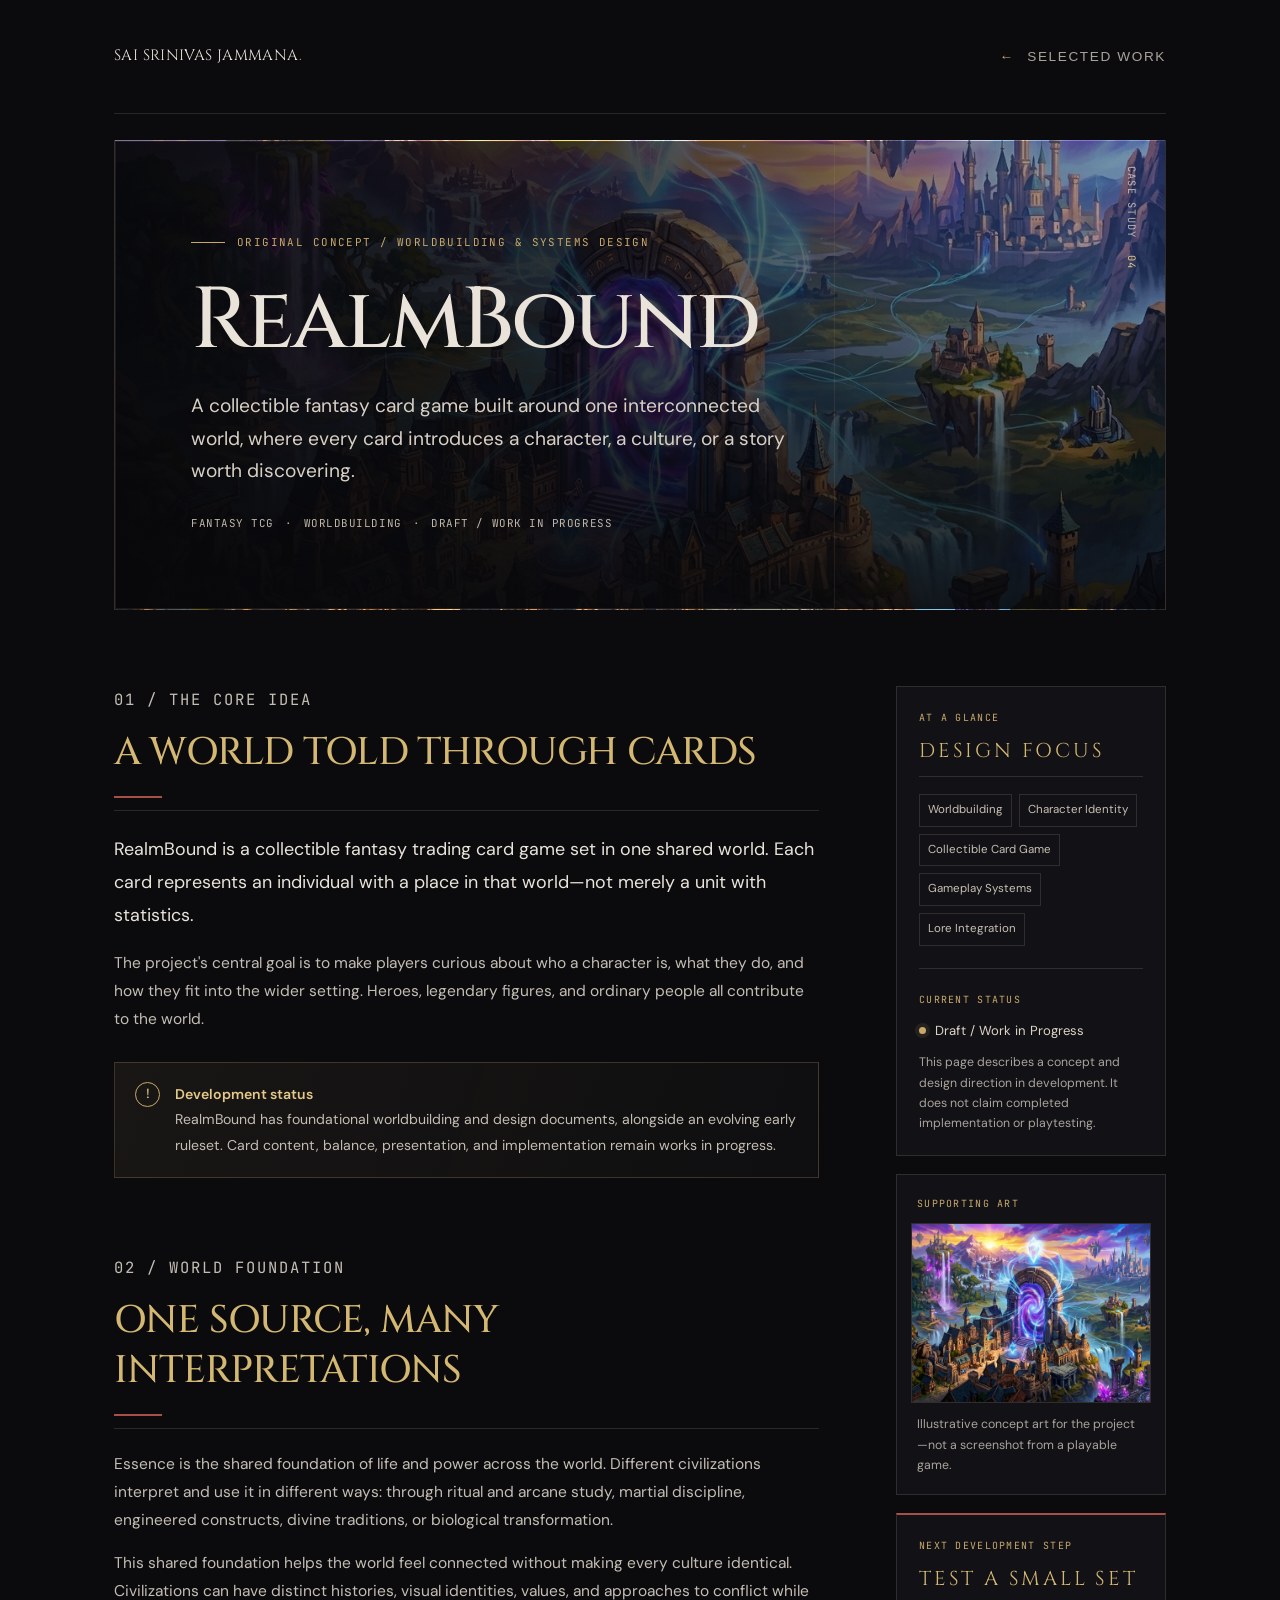
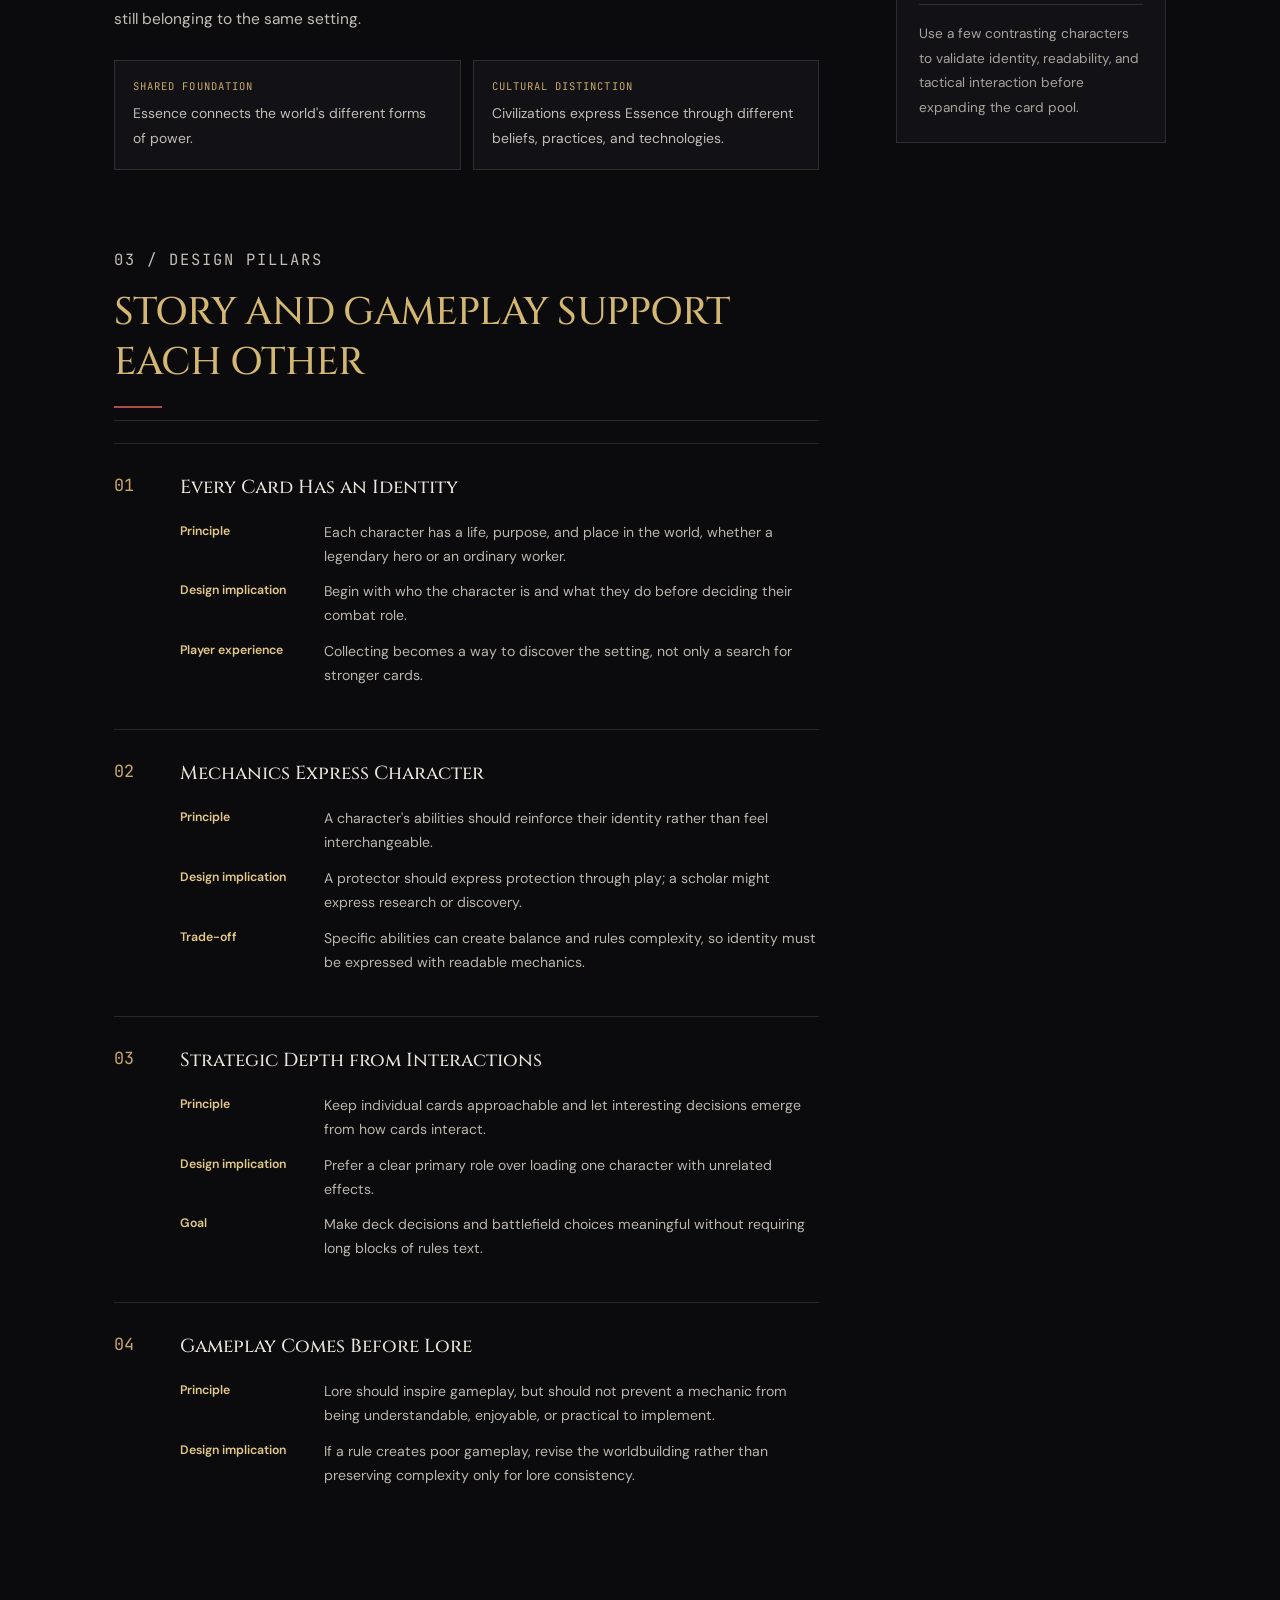
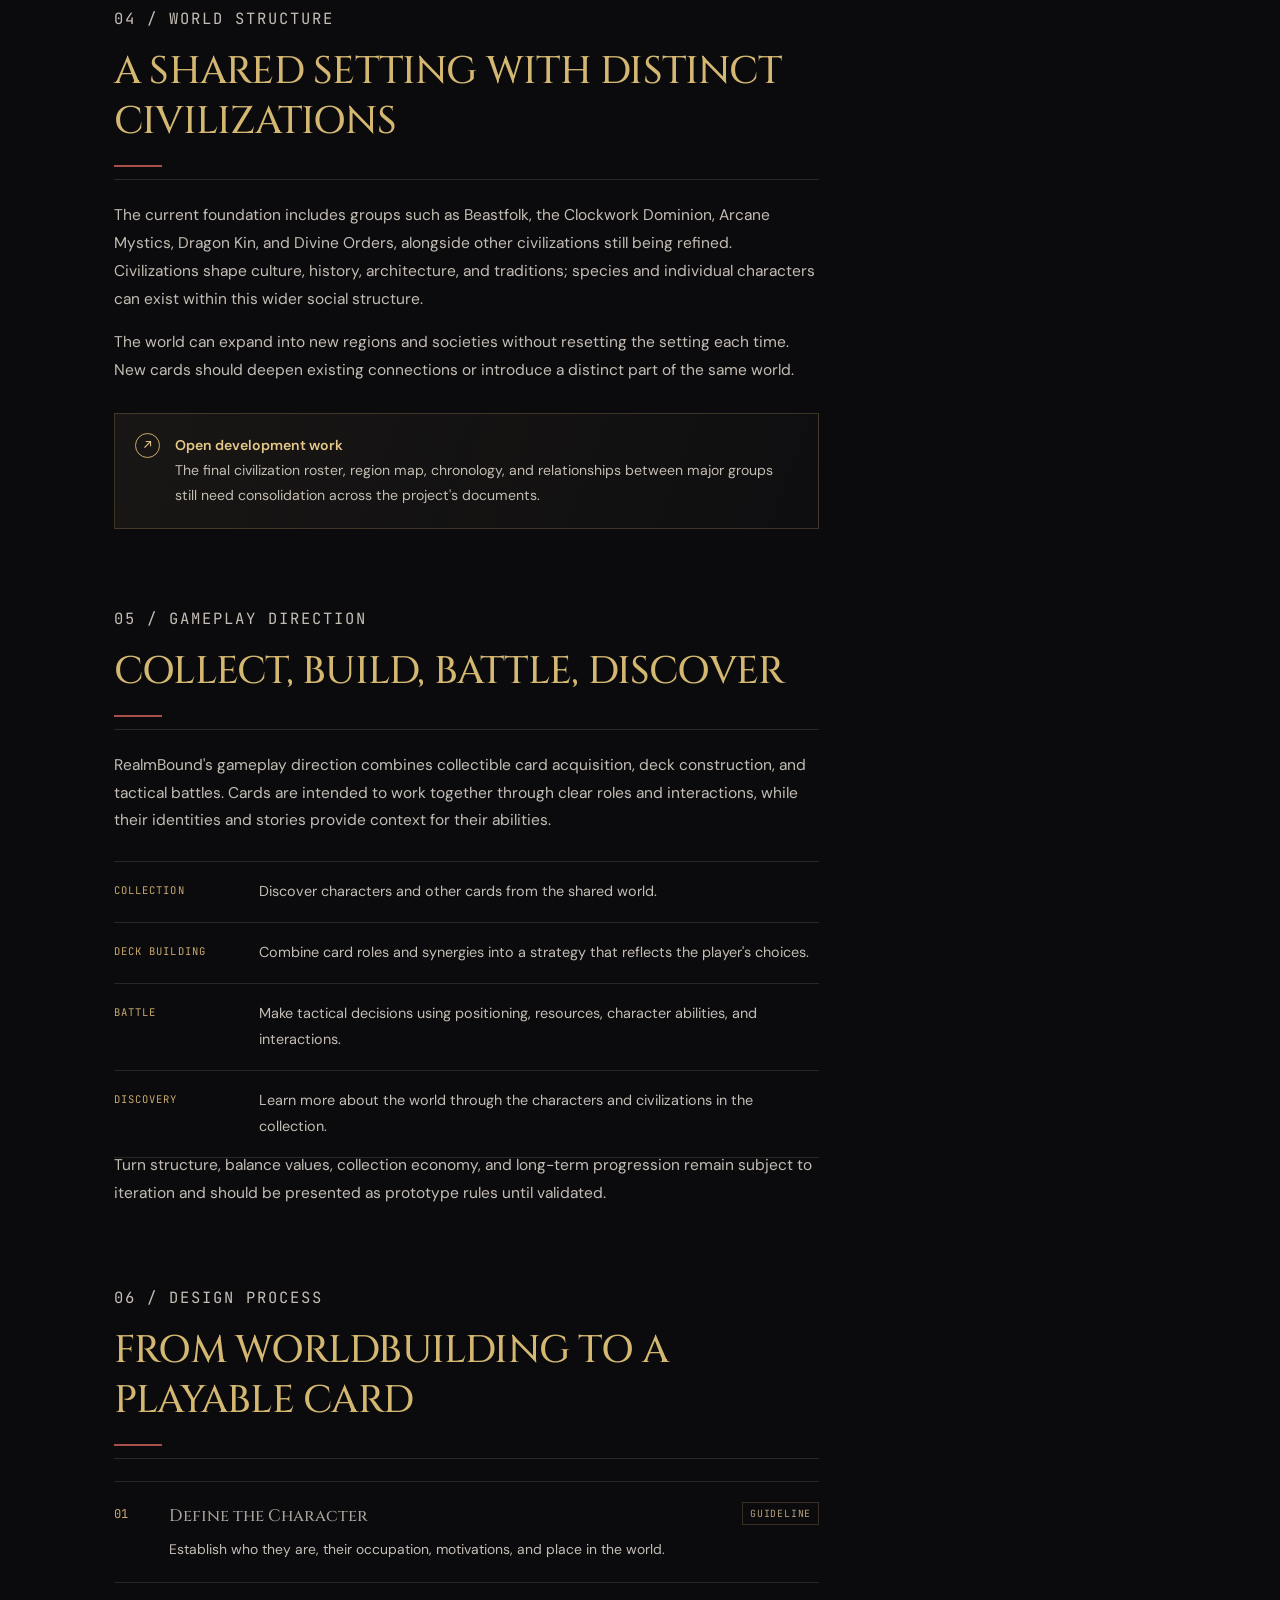
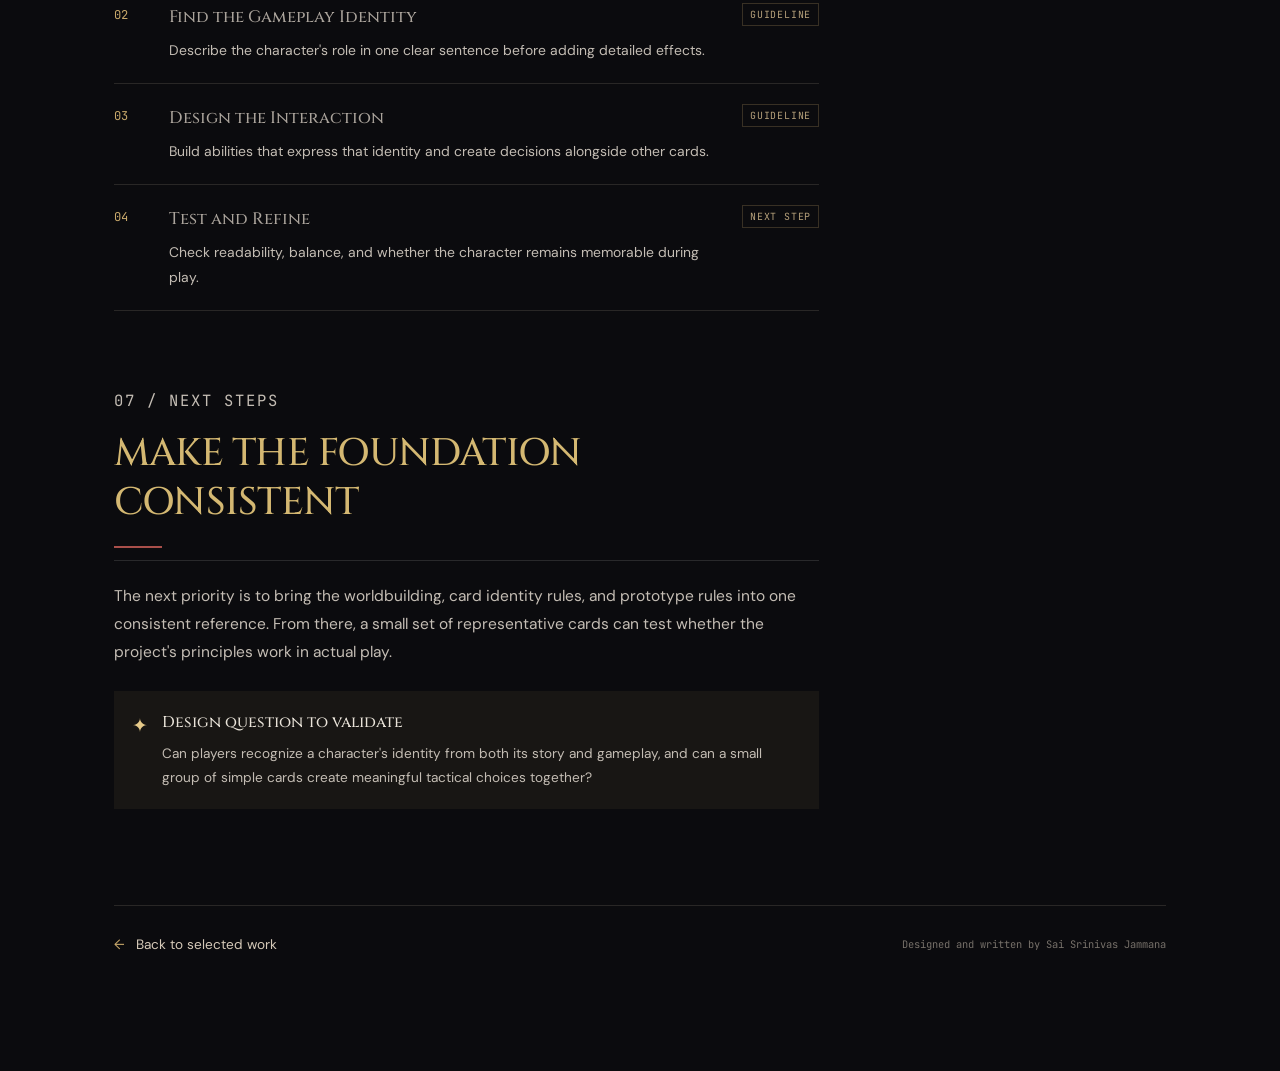
<file: realmbound.html>
<!DOCTYPE html>
<html lang="en">
<head>
<meta charset="UTF-8">
<meta name="viewport" content="width=device-width, initial-scale=1.0">
<meta name="theme-color" content="#0b0b0e">
<meta name="description" content="RealmBound — an original collectible fantasy trading card game and interconnected worldbuilding project by Sai Srinivas Jammana.">
<title>RealmBound | Narrative Design — Sai Srinivas Jammana</title>
<link rel="preconnect" href="https://fonts.googleapis.com">
<link rel="preconnect" href="https://fonts.gstatic.com" crossorigin>
<link href="https://fonts.googleapis.com/css2?family=Cinzel:wght@500;600;700&family=DM+Sans:wght@400;500;600;700&family=JetBrains+Mono:wght@400;500&display=swap" rel="stylesheet">
<link rel="stylesheet" href="case-study.css">
</head>
<body>
<a class="skip-link" href="#main-content">Skip to content</a>
<main class="page" id="main-content">
<nav class="site-nav" aria-label="Main navigation">
<a class="wordmark" href="index.html">Sai Srinivas Jammana<span class="wordmark-dot">.</span></a>
<a class="nav-back" href="index.html#selected-work"><span aria-hidden="true">←</span> Selected Work</a>
</nav>
<header class="hero" style="--hero-image: url('Assets/images/realmbound.png');">
<div class="hero-shade"></div><div class="hero-content">
<p class="eyebrow"><span class="eyebrow-line"></span> Original Concept / Worldbuilding &amp; Systems Design</p>
<h1>RealmBound</h1><p class="hero-summary">A collectible fantasy card game built around one interconnected world, where every card introduces a character, a culture, or a story worth discovering.</p>
<div class="hero-meta"><span>Fantasy TCG</span><span>·</span><span>Worldbuilding</span><span>·</span><span>Draft / Work in Progress</span></div>
</div><div class="hero-index" aria-hidden="true">CASE STUDY <span>04</span></div>
</header>
<div class="content-grid">
<article class="main-column">

<section class="content-section" id="premise">
<p class="section-index">01 / The Core Idea</p><h2>A World Told Through Cards</h2>
<p class="lead">RealmBound is a collectible fantasy trading card game set in one shared world. Each card represents an individual with a place in that world—not merely a unit with statistics.</p>
<p>The project's central goal is to make players curious about who a character is, what they do, and how they fit into the wider setting. Heroes, legendary figures, and ordinary people all contribute to the world.</p>
<div class="note"><span class="note-mark">!</span><p><strong>Development status</strong><br>RealmBound has foundational worldbuilding and design documents, alongside an evolving early ruleset. Card content, balance, presentation, and implementation remain works in progress.</p></div>
</section>
<section class="content-section" id="essence">
<p class="section-index">02 / World Foundation</p><h2>One Source, Many Interpretations</h2>
<p>Essence is the shared foundation of life and power across the world. Different civilizations interpret and use it in different ways: through ritual and arcane study, martial discipline, engineered constructs, divine traditions, or biological transformation.</p>
<p>This shared foundation helps the world feel connected without making every culture identical. Civilizations can have distinct histories, visual identities, values, and approaches to conflict while still belonging to the same setting.</p>
<div class="fact-grid"><div class="fact-card"><span class="fact-label">Shared foundation</span><p>Essence connects the world's different forms of power.</p></div><div class="fact-card"><span class="fact-label">Cultural distinction</span><p>Civilizations express Essence through different beliefs, practices, and technologies.</p></div></div>
</section>
<section class="content-section" id="pillars">
<p class="section-index">03 / Design Pillars</p><h2>Story and Gameplay Support Each Other</h2>
<div class="process-card"><div class="process-number">01</div><div class="process-body"><h3>Every Card Has an Identity</h3><dl><div><dt>Principle</dt><dd>Each character has a life, purpose, and place in the world, whether a legendary hero or an ordinary worker.</dd></div><div><dt>Design implication</dt><dd>Begin with who the character is and what they do before deciding their combat role.</dd></div><div><dt>Player experience</dt><dd>Collecting becomes a way to discover the setting, not only a search for stronger cards.</dd></div></dl></div></div>
<div class="process-card"><div class="process-number">02</div><div class="process-body"><h3>Mechanics Express Character</h3><dl><div><dt>Principle</dt><dd>A character's abilities should reinforce their identity rather than feel interchangeable.</dd></div><div><dt>Design implication</dt><dd>A protector should express protection through play; a scholar might express research or discovery.</dd></div><div><dt>Trade-off</dt><dd>Specific abilities can create balance and rules complexity, so identity must be expressed with readable mechanics.</dd></div></dl></div></div>
<div class="process-card"><div class="process-number">03</div><div class="process-body"><h3>Strategic Depth from Interactions</h3><dl><div><dt>Principle</dt><dd>Keep individual cards approachable and let interesting decisions emerge from how cards interact.</dd></div><div><dt>Design implication</dt><dd>Prefer a clear primary role over loading one character with unrelated effects.</dd></div><div><dt>Goal</dt><dd>Make deck decisions and battlefield choices meaningful without requiring long blocks of rules text.</dd></div></dl></div></div>
<div class="process-card"><div class="process-number">04</div><div class="process-body"><h3>Gameplay Comes Before Lore</h3><dl><div><dt>Principle</dt><dd>Lore should inspire gameplay, but should not prevent a mechanic from being understandable, enjoyable, or practical to implement.</dd></div><div><dt>Design implication</dt><dd>If a rule creates poor gameplay, revise the worldbuilding rather than preserving complexity only for lore consistency.</dd></div></dl></div></div>
</section>
<section class="content-section" id="world">
<p class="section-index">04 / World Structure</p><h2>A Shared Setting with Distinct Civilizations</h2>
<p>The current foundation includes groups such as Beastfolk, the Clockwork Dominion, Arcane Mystics, Dragon Kin, and Divine Orders, alongside other civilizations still being refined. Civilizations shape culture, history, architecture, and traditions; species and individual characters can exist within this wider social structure.</p>
<p>The world can expand into new regions and societies without resetting the setting each time. New cards should deepen existing connections or introduce a distinct part of the same world.</p>
<div class="note"><span class="note-mark">↗</span><p><strong>Open development work</strong><br>The final civilization roster, region map, chronology, and relationships between major groups still need consolidation across the project's documents.</p></div>
</section>
<section class="content-section" id="gameplay">
<p class="section-index">05 / Gameplay Direction</p><h2>Collect, Build, Battle, Discover</h2>
<p>RealmBound's gameplay direction combines collectible card acquisition, deck construction, and tactical battles. Cards are intended to work together through clear roles and interactions, while their identities and stories provide context for their abilities.</p>
<div class="sample-block"><div class="sample-row"><span class="sample-label">Collection</span><p>Discover characters and other cards from the shared world.</p></div><div class="sample-row"><span class="sample-label">Deck building</span><p>Combine card roles and synergies into a strategy that reflects the player's choices.</p></div><div class="sample-row"><span class="sample-label">Battle</span><p>Make tactical decisions using positioning, resources, character abilities, and interactions.</p></div><div class="sample-row"><span class="sample-label">Discovery</span><p>Learn more about the world through the characters and civilizations in the collection.</p></div></div>
<p class="section-intro">Turn structure, balance values, collection economy, and long-term progression remain subject to iteration and should be presented as prototype rules until validated.</p>
</section>
<section class="content-section" id="process">
<p class="section-index">06 / Design Process</p><h2>From Worldbuilding to a Playable Card</h2>
<ol class="quest-list"><li><span class="quest-step">01</span><div><h3>Define the Character</h3><p>Establish who they are, their occupation, motivations, and place in the world.</p></div><span class="quest-status">Guideline</span></li><li><span class="quest-step">02</span><div><h3>Find the Gameplay Identity</h3><p>Describe the character's role in one clear sentence before adding detailed effects.</p></div><span class="quest-status">Guideline</span></li><li><span class="quest-step">03</span><div><h3>Design the Interaction</h3><p>Build abilities that express that identity and create decisions alongside other cards.</p></div><span class="quest-status">Guideline</span></li><li><span class="quest-step">04</span><div><h3>Test and Refine</h3><p>Check readability, balance, and whether the character remains memorable during play.</p></div><span class="quest-status">Next Step</span></li></ol>
</section>
<section class="content-section" id="next-steps">
<p class="section-index">07 / Next Steps</p><h2>Make the Foundation Consistent</h2>
<p>The next priority is to bring the worldbuilding, card identity rules, and prototype rules into one consistent reference. From there, a small set of representative cards can test whether the project's principles work in actual play.</p>
<div class="design-takeaway"><span class="takeaway-icon" aria-hidden="true">✦</span><div><h3>Design question to validate</h3><p>Can players recognize a character's identity from both its story and gameplay, and can a small group of simple cards create meaningful tactical choices together?</p></div></div>
</section>

</article>
<aside class="side-column" aria-label="Case study notes">
<div class="side-card side-sticky"><p class="side-kicker">At a glance</p><h2>Design Focus</h2>
<ul class="tag-list"><li>Worldbuilding</li><li>Character Identity</li><li>Collectible Card Game</li><li>Gameplay Systems</li><li>Lore Integration</li></ul>
<div class="side-divider"></div><p class="side-kicker">Current status</p>
<p class="status-line"><span class="status-dot"></span> Draft / Work in Progress</p>
<p class="side-small">This page describes a concept and design direction in development. It does not claim completed implementation or playtesting.</p></div>
<div class="side-card art-card"><p class="side-kicker">Supporting Art</p>
<img src="Assets/images/realmbound.png" alt="Illustrative concept artwork for RealmBound" loading="lazy">
<p class="image-caption">Illustrative concept art for the project—not a screenshot from a playable game.</p></div>
<div class="side-card next-card"><p class="side-kicker">Next development step</p><h2>Test a Small Set</h2><p>Use a few contrasting characters to validate identity, readability, and tactical interaction before expanding the card pool.</p></div>
</aside></div>
<footer class="page-footer"><a class="back-link" href="index.html#selected-work"><span aria-hidden="true">←</span> Back to selected work</a><p>Designed and written by Sai Srinivas Jammana</p></footer>
</main></body></html>
</file>
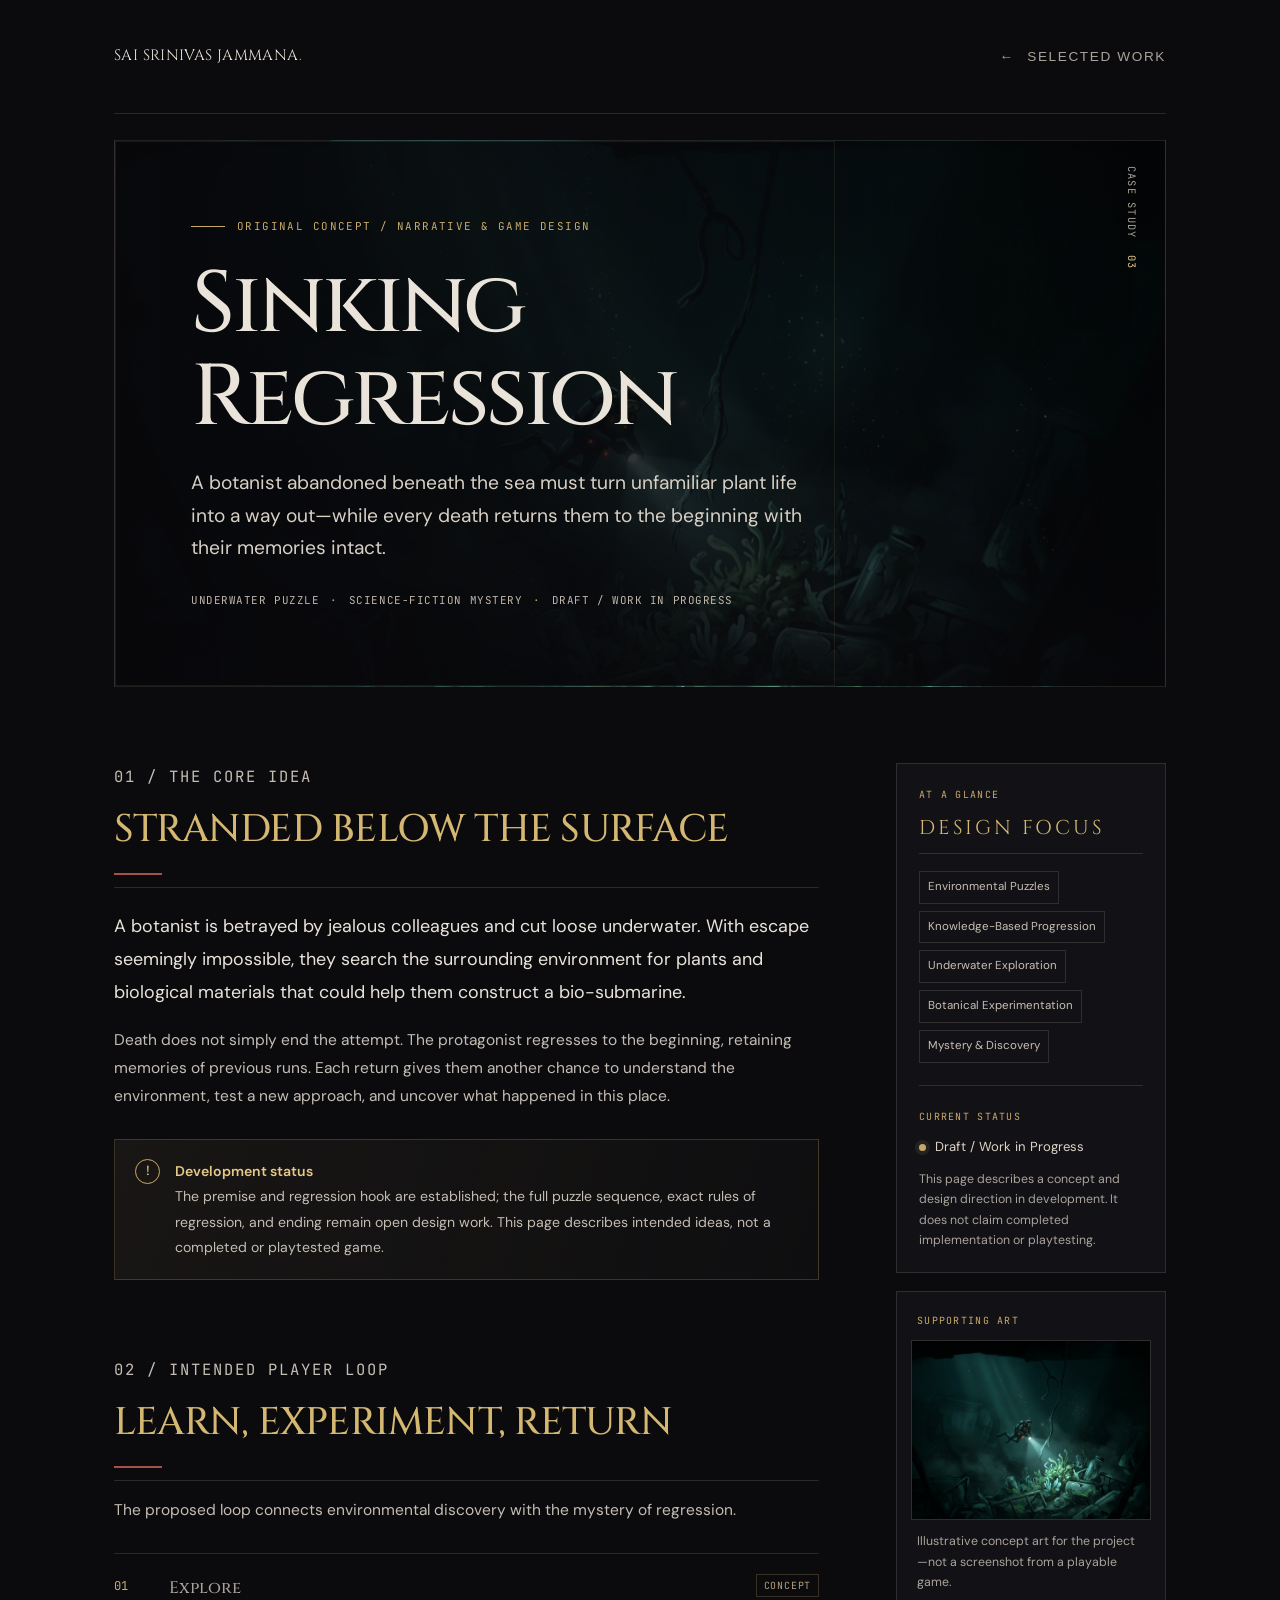
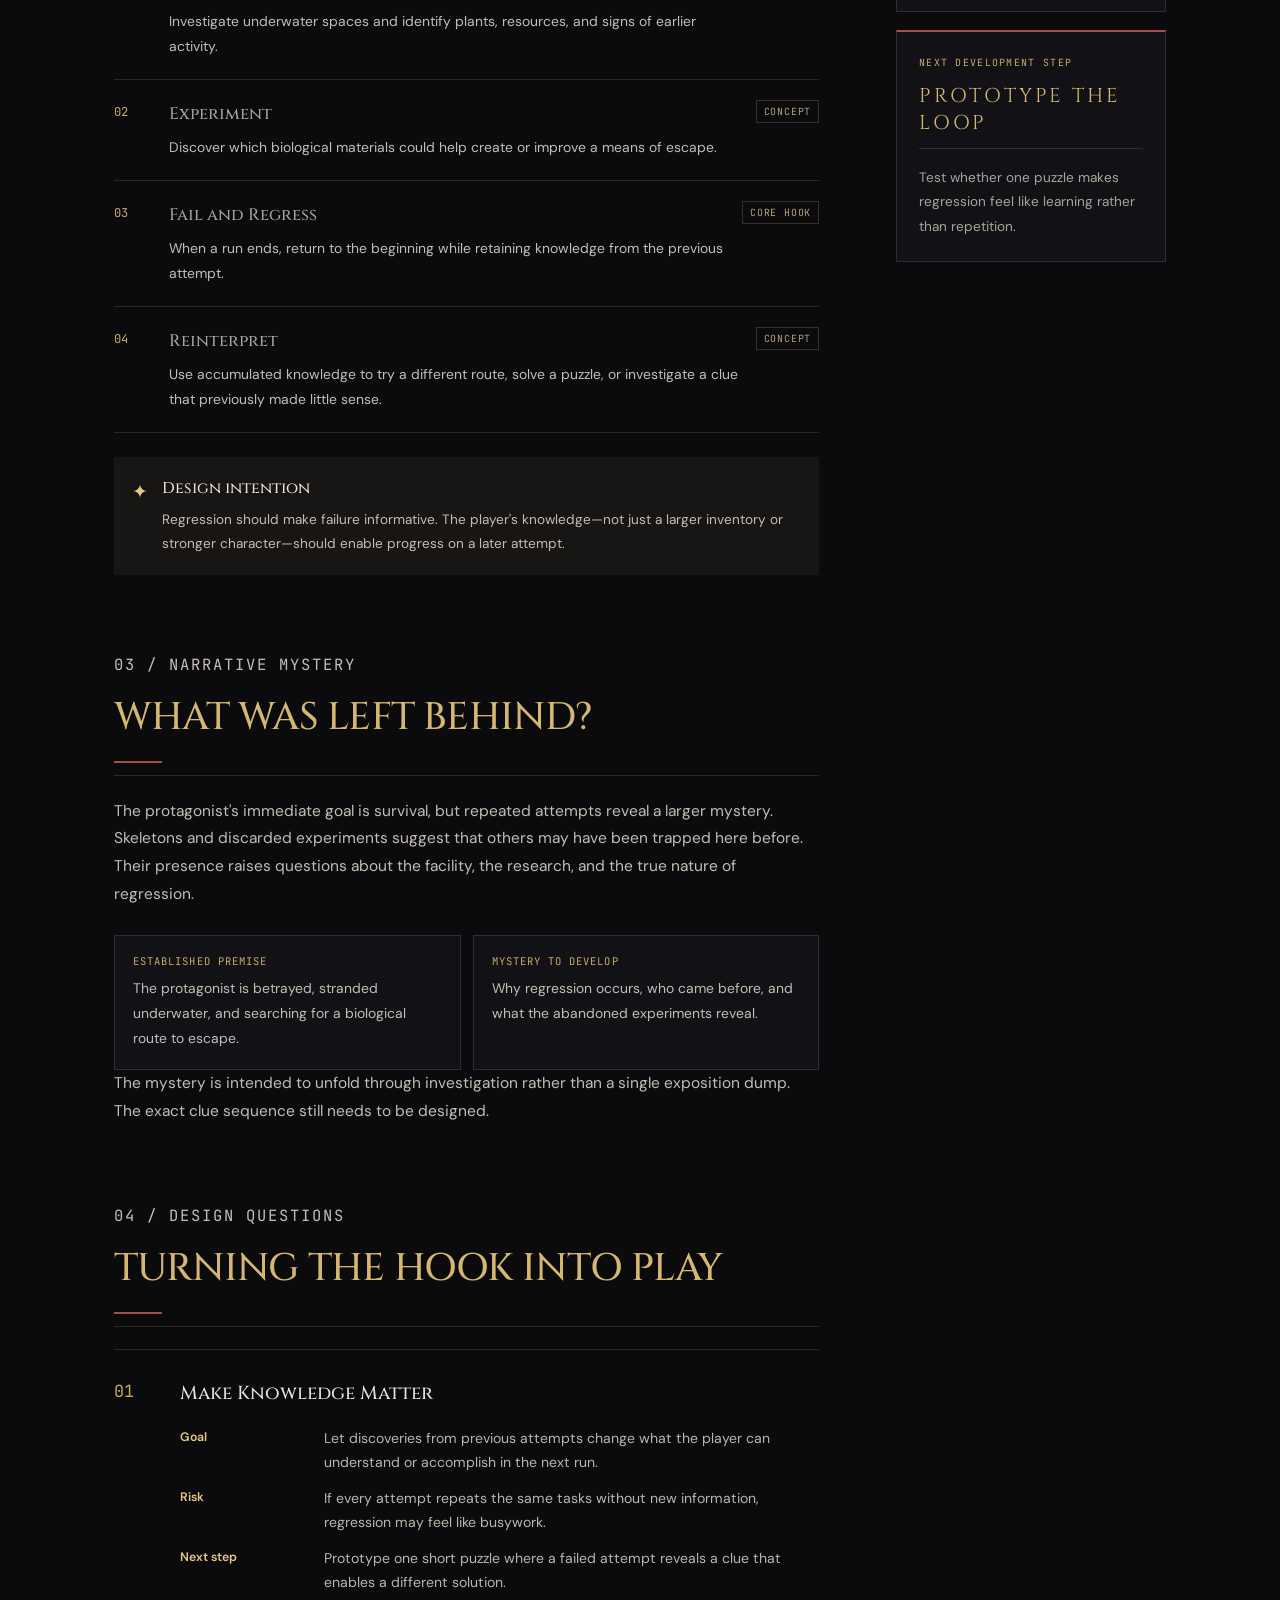
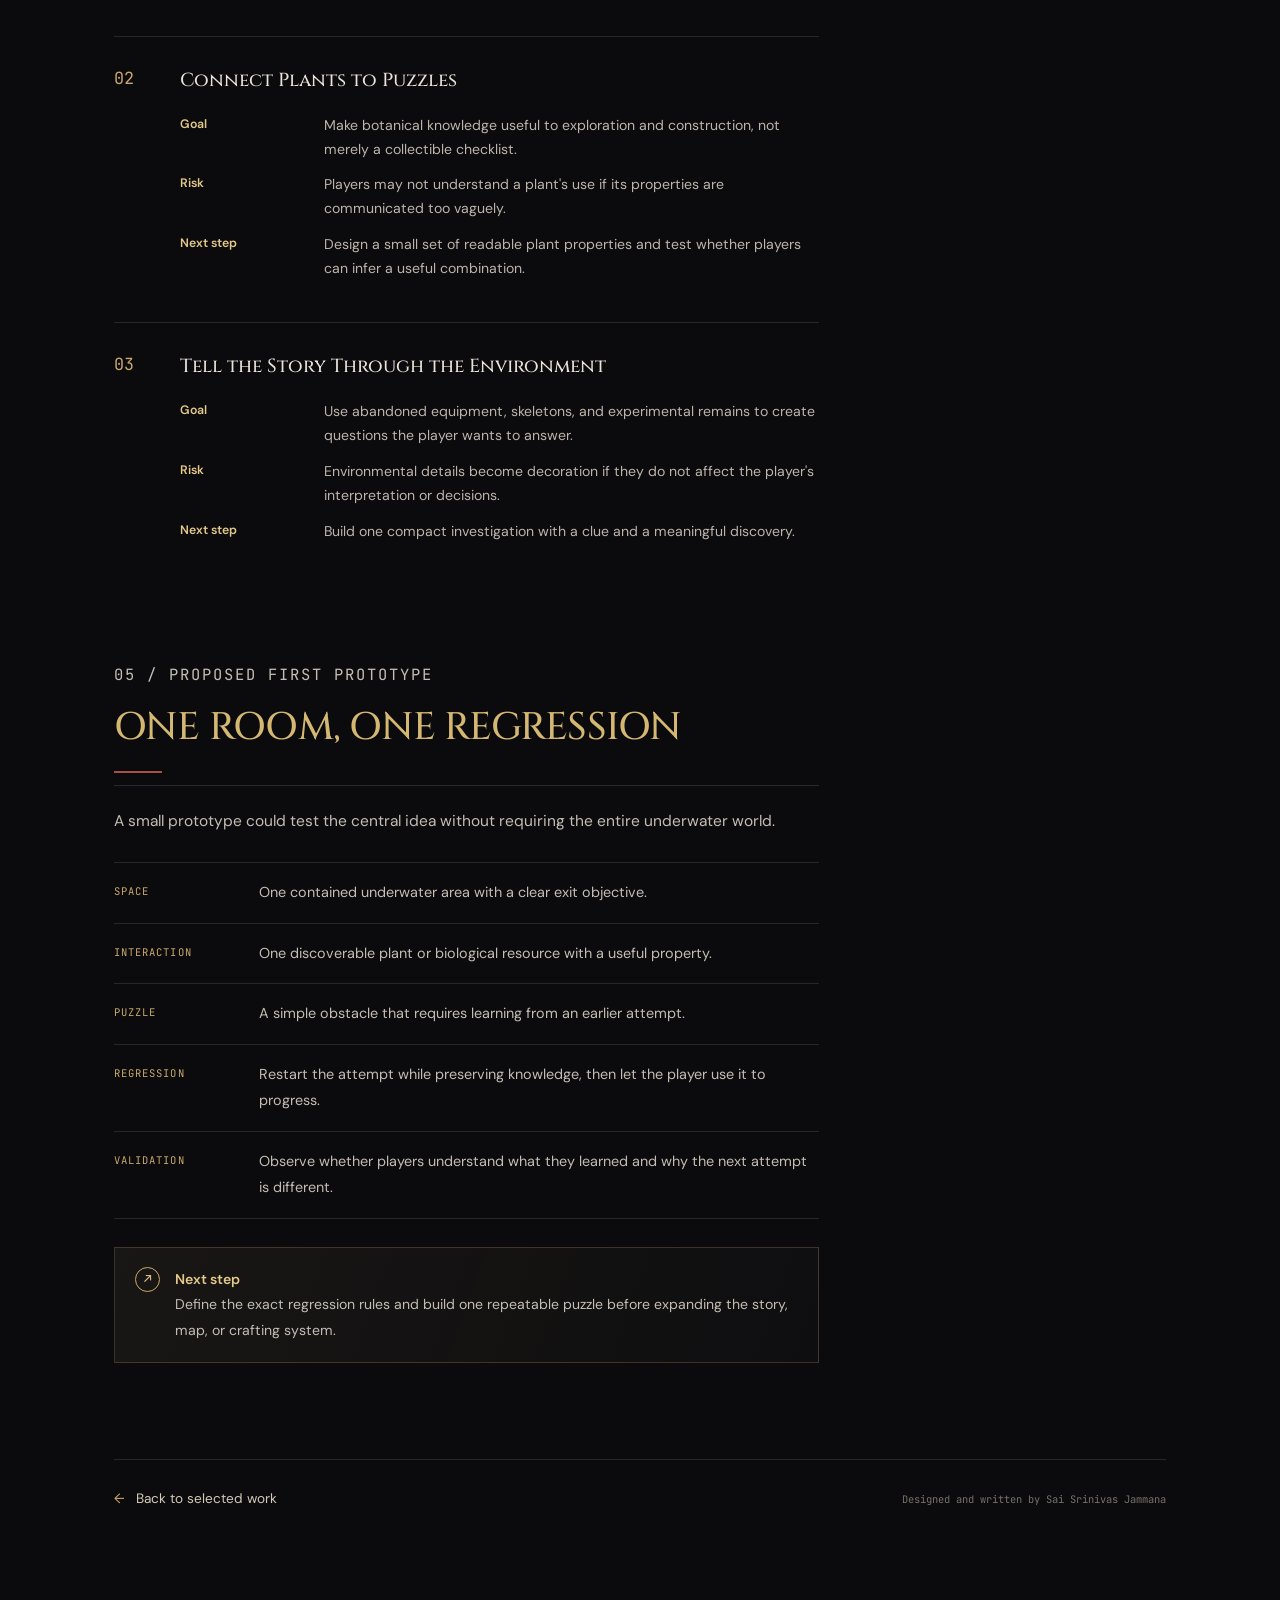
<file: sinking-regression.html>
<!DOCTYPE html>
<html lang="en">
<head>
<meta charset="UTF-8">
<meta name="viewport" content="width=device-width, initial-scale=1.0">
<meta name="theme-color" content="#0b0b0e">
<meta name="description" content="Sinking Regression — an original underwater puzzle and science-fiction mystery concept by Sai Srinivas Jammana.">
<title>Sinking Regression | Narrative Design — Sai Srinivas Jammana</title>
<link rel="preconnect" href="https://fonts.googleapis.com">
<link rel="preconnect" href="https://fonts.gstatic.com" crossorigin>
<link href="https://fonts.googleapis.com/css2?family=Cinzel:wght@500;600;700&family=DM+Sans:wght@400;500;600;700&family=JetBrains+Mono:wght@400;500&display=swap" rel="stylesheet">
<link rel="stylesheet" href="case-study.css">
</head>
<body>
<a class="skip-link" href="#main-content">Skip to content</a>
<main class="page" id="main-content">
<nav class="site-nav" aria-label="Main navigation">
<a class="wordmark" href="index.html">Sai Srinivas Jammana<span class="wordmark-dot">.</span></a>
<a class="nav-back" href="index.html#selected-work"><span aria-hidden="true">←</span> Selected Work</a>
</nav>
<header class="hero" style="--hero-image: url('Assets/images/sinking-regression.png');">
<div class="hero-shade"></div><div class="hero-content">
<p class="eyebrow"><span class="eyebrow-line"></span> Original Concept / Narrative &amp; Game Design</p>
<h1>Sinking Regression</h1><p class="hero-summary">A botanist abandoned beneath the sea must turn unfamiliar plant life into a way out—while every death returns them to the beginning with their memories intact.</p>
<div class="hero-meta"><span>Underwater Puzzle</span><span>·</span><span>Science-Fiction Mystery</span><span>·</span><span>Draft / Work in Progress</span></div>
</div><div class="hero-index" aria-hidden="true">CASE STUDY <span>03</span></div>
</header>
<div class="content-grid">
<article class="main-column">

<section class="content-section" id="premise">
<p class="section-index">01 / The Core Idea</p><h2>Stranded Below the Surface</h2>
<p class="lead">A botanist is betrayed by jealous colleagues and cut loose underwater. With escape seemingly impossible, they search the surrounding environment for plants and biological materials that could help them construct a bio-submarine.</p>
<p>Death does not simply end the attempt. The protagonist regresses to the beginning, retaining memories of previous runs. Each return gives them another chance to understand the environment, test a new approach, and uncover what happened in this place.</p>
<div class="note"><span class="note-mark">!</span><p><strong>Development status</strong><br>The premise and regression hook are established; the full puzzle sequence, exact rules of regression, and ending remain open design work. This page describes intended ideas, not a completed or playtested game.</p></div>
</section>
<section class="content-section" id="loop">
<p class="section-index">02 / Intended Player Loop</p><h2>Learn, Experiment, Return</h2>
<p class="section-intro">The proposed loop connects environmental discovery with the mystery of regression.</p>
<ol class="quest-list">
<li><span class="quest-step">01</span><div><h3>Explore</h3><p>Investigate underwater spaces and identify plants, resources, and signs of earlier activity.</p></div><span class="quest-status">Concept</span></li>
<li><span class="quest-step">02</span><div><h3>Experiment</h3><p>Discover which biological materials could help create or improve a means of escape.</p></div><span class="quest-status">Concept</span></li>
<li><span class="quest-step">03</span><div><h3>Fail and Regress</h3><p>When a run ends, return to the beginning while retaining knowledge from the previous attempt.</p></div><span class="quest-status">Core Hook</span></li>
<li><span class="quest-step">04</span><div><h3>Reinterpret</h3><p>Use accumulated knowledge to try a different route, solve a puzzle, or investigate a clue that previously made little sense.</p></div><span class="quest-status">Concept</span></li>
</ol>
<div class="design-takeaway"><span class="takeaway-icon" aria-hidden="true">✦</span><div><h3>Design intention</h3><p>Regression should make failure informative. The player's knowledge—not just a larger inventory or stronger character—should enable progress on a later attempt.</p></div></div>
</section>
<section class="content-section" id="mystery">
<p class="section-index">03 / Narrative Mystery</p><h2>What Was Left Behind?</h2>
<p>The protagonist's immediate goal is survival, but repeated attempts reveal a larger mystery. Skeletons and discarded experiments suggest that others may have been trapped here before. Their presence raises questions about the facility, the research, and the true nature of regression.</p>
<div class="fact-grid"><div class="fact-card"><span class="fact-label">Established premise</span><p>The protagonist is betrayed, stranded underwater, and searching for a biological route to escape.</p></div><div class="fact-card"><span class="fact-label">Mystery to develop</span><p>Why regression occurs, who came before, and what the abandoned experiments reveal.</p></div></div>
<p>The mystery is intended to unfold through investigation rather than a single exposition dump. The exact clue sequence still needs to be designed.</p>
</section>
<section class="content-section" id="design-questions">
<p class="section-index">04 / Design Questions</p><h2>Turning the Hook into Play</h2>
<div class="process-card"><div class="process-number">01</div><div class="process-body"><h3>Make Knowledge Matter</h3><dl><div><dt>Goal</dt><dd>Let discoveries from previous attempts change what the player can understand or accomplish in the next run.</dd></div><div><dt>Risk</dt><dd>If every attempt repeats the same tasks without new information, regression may feel like busywork.</dd></div><div><dt>Next step</dt><dd>Prototype one short puzzle where a failed attempt reveals a clue that enables a different solution.</dd></div></dl></div></div>
<div class="process-card"><div class="process-number">02</div><div class="process-body"><h3>Connect Plants to Puzzles</h3><dl><div><dt>Goal</dt><dd>Make botanical knowledge useful to exploration and construction, not merely a collectible checklist.</dd></div><div><dt>Risk</dt><dd>Players may not understand a plant's use if its properties are communicated too vaguely.</dd></div><div><dt>Next step</dt><dd>Design a small set of readable plant properties and test whether players can infer a useful combination.</dd></div></dl></div></div>
<div class="process-card"><div class="process-number">03</div><div class="process-body"><h3>Tell the Story Through the Environment</h3><dl><div><dt>Goal</dt><dd>Use abandoned equipment, skeletons, and experimental remains to create questions the player wants to answer.</dd></div><div><dt>Risk</dt><dd>Environmental details become decoration if they do not affect the player's interpretation or decisions.</dd></div><div><dt>Next step</dt><dd>Build one compact investigation with a clue and a meaningful discovery.</dd></div></dl></div></div>
</section>
<section class="content-section" id="prototype">
<p class="section-index">05 / Proposed First Prototype</p><h2>One Room, One Regression</h2>
<p>A small prototype could test the central idea without requiring the entire underwater world.</p>
<div class="sample-block"><div class="sample-row"><span class="sample-label">Space</span><p>One contained underwater area with a clear exit objective.</p></div><div class="sample-row"><span class="sample-label">Interaction</span><p>One discoverable plant or biological resource with a useful property.</p></div><div class="sample-row"><span class="sample-label">Puzzle</span><p>A simple obstacle that requires learning from an earlier attempt.</p></div><div class="sample-row"><span class="sample-label">Regression</span><p>Restart the attempt while preserving knowledge, then let the player use it to progress.</p></div><div class="sample-row"><span class="sample-label">Validation</span><p>Observe whether players understand what they learned and why the next attempt is different.</p></div></div>
<div class="note"><span class="note-mark">↗</span><p><strong>Next step</strong><br>Define the exact regression rules and build one repeatable puzzle before expanding the story, map, or crafting system.</p></div>
</section>

</article>
<aside class="side-column" aria-label="Case study notes">
<div class="side-card side-sticky"><p class="side-kicker">At a glance</p><h2>Design Focus</h2>
<ul class="tag-list"><li>Environmental Puzzles</li><li>Knowledge-Based Progression</li><li>Underwater Exploration</li><li>Botanical Experimentation</li><li>Mystery & Discovery</li></ul>
<div class="side-divider"></div><p class="side-kicker">Current status</p>
<p class="status-line"><span class="status-dot"></span> Draft / Work in Progress</p>
<p class="side-small">This page describes a concept and design direction in development. It does not claim completed implementation or playtesting.</p></div>
<div class="side-card art-card"><p class="side-kicker">Supporting Art</p>
<img src="Assets/images/sinking-regression.png" alt="Illustrative concept artwork for Sinking Regression" loading="lazy">
<p class="image-caption">Illustrative concept art for the project—not a screenshot from a playable game.</p></div>
<div class="side-card next-card"><p class="side-kicker">Next development step</p><h2>Prototype the Loop</h2><p>Test whether one puzzle makes regression feel like learning rather than repetition.</p></div>
</aside></div>
<footer class="page-footer"><a class="back-link" href="index.html#selected-work"><span aria-hidden="true">←</span> Back to selected work</a><p>Designed and written by Sai Srinivas Jammana</p></footer>
</main></body></html>
</file>
<file: case-study.css>
/* Shared legacy styles: retained for existing case-study pages. */
:root {
    --dark: #0A0A0C;
    --surface: #151518;
    --ivory: #E6E0D5;
    --muted: #A6A3A0;
    --gold: #C5A059;
    --gold-light: #D4B872;
}

* { box-sizing: border-box; }
body {
    margin: 0;
    background: var(--dark);
    color: var(--ivory);
    font-family: Georgia, serif;
}
a { color: inherit; }
.page { max-width: 1100px; margin: 0 auto; padding: 2rem 1.5rem 5rem; }
nav { display: flex; justify-content: space-between; gap: 1rem; padding: 1rem 0 3rem; font-family: Arial, sans-serif; text-transform: uppercase; letter-spacing: .14em; font-size: .72rem; }
nav a { color: var(--muted); text-decoration: none; }
nav a:hover { color: var(--gold-light); }
.hero { min-height: 320px; display: flex; align-items: end; padding: 2rem; background-size: cover; background-position: center; border: 1px solid rgba(255,255,255,.08); }
.hero > div { max-width: 720px; }
.hero h1 { font-size: clamp(2.5rem, 7vw, 5rem); line-height: 1; margin: 0 0 1rem; }
.kicker, .meta, h2 { font-family: Arial, sans-serif; text-transform: uppercase; letter-spacing: .14em; }
.kicker { color: var(--gold-light); font-size: .75rem; }
.meta { color: var(--muted); font-size: .75rem; line-height: 1.8; }
.content { display: grid; grid-template-columns: 2fr 1fr; gap: 4rem; padding-top: 4rem; }
h2 { font-size: 1.1rem; color: var(--gold-light); border-bottom: 1px solid rgba(255,255,255,.12); padding-bottom: .75rem; }
p, li { color: var(--muted); font-size: 1.05rem; line-height: 1.8; }
.panel { background: var(--surface); border: 1px solid rgba(255,255,255,.08); padding: 1.5rem; margin-bottom: 1.5rem; }
.panel h2 { margin-top: 0; }
.back { display: inline-block; margin-top: 3rem; color: var(--gold-light); font-family: Arial, sans-serif; text-transform: uppercase; letter-spacing: .12em; font-size: .75rem; text-decoration: none; }
@media (max-width: 760px) { .content { grid-template-columns: 1fr; gap: 1rem; } .hero { min-height: 380px; padding: 1.25rem; } nav { padding-bottom: 1.5rem; } }

/* Coward's Arsenal redesign: scoped to pages using .site-nav so it won't override legacy pages. */
body:has(.site-nav) {color-scheme: dark;
  --bg: #0b0b0e;
  --surface: #121216;
  --surface-2: #17171d;
  --border: rgba(235, 222, 196, .13);
  --text: #e9e3d9;
  --muted: #aaa39b;
  --gold: #c9a96b;
  --gold-bright: #e5c989;
  --red: #a94f4a;
  --serif: "Cinzel", Georgia, serif;
  --sans: "DM Sans", Arial, sans-serif;
  --mono: "JetBrains Mono", monospace;}


* {box-sizing: border-box;}


html {scroll-behavior: smooth;}


body:has(.site-nav) {margin: 0; background: var(--bg); color: var(--text); font-family: var(--sans); line-height: 1.75;}


body:has(.site-nav) a {color: inherit;}


body:has(.site-nav) .skip-link {position: absolute; top: -60px; left: 1rem; z-index: 20; padding: .65rem 1rem; background: var(--gold); color: #111;}


body:has(.site-nav) .skip-link:focus {top: 1rem;}


body:has(.site-nav) .page {width: min(1180px, calc(100% - 48px)); margin: 0 auto;}


body:has(.site-nav) .site-nav {height: 82px; display: flex; align-items: center; justify-content: space-between; gap: 20px; border-bottom: 1px solid var(--border);}


body:has(.site-nav) .wordmark {font-family: var(--serif); text-decoration: none; font-size: .94rem; letter-spacing: .025em;}


body:has(.site-nav) .wordmark-dot {color: var(--gold);}


body:has(.site-nav) .nav-back {text-decoration: none; color: var(--muted); font-size: .85rem; transition: color .2s ease;}


body:has(.site-nav) .nav-back:hover, body:has(.site-nav) .back-link:hover {color: var(--gold-bright);}


body:has(.site-nav) .nav-back span, body:has(.site-nav) .back-link span {color: var(--gold); margin-right: .45rem;}


body:has(.site-nav) .hero {min-height: 470px; position: relative; isolation: isolate; display: flex; align-items: end; padding: clamp(28px, 6vw, 76px); margin: 26px 0 76px; overflow: hidden; border: 1px solid var(--border); background: #171519 var(--hero-image) center 42% / cover no-repeat;}


body:has(.site-nav) .hero::before {content: ""; position: absolute; inset: 0; z-index: -1; background: linear-gradient(90deg, rgba(8,8,11,.96) 0%, rgba(8,8,11,.82) 42%, rgba(8,8,11,.24) 100%), linear-gradient(0deg, rgba(8,8,11,.88), transparent 65%);}


body:has(.site-nav) .hero-shade {position: absolute; inset: 0; z-index: -1; box-shadow: inset 0 0 0 1px rgba(201,169,107,.1);}


body:has(.site-nav) .hero-content {max-width: 760px;}


body:has(.site-nav) .eyebrow, body:has(.site-nav) .section-index, body:has(.site-nav) .side-kicker {font-family: var(--mono); text-transform: uppercase; letter-spacing: .13em; font-size: .68rem; color: var(--gold);}


body:has(.site-nav) .eyebrow {display: flex; align-items: center; gap: 12px; margin: 0 0 22px;}


body:has(.site-nav) .eyebrow-line {width: 34px; height: 1px; background: var(--gold);}


body:has(.site-nav) h1, body:has(.site-nav) h2, body:has(.site-nav) h3, body:has(.site-nav) p {margin-top: 0;}


body:has(.site-nav) h1, body:has(.site-nav) h2, body:has(.site-nav) h3 {font-weight: 500;}


body:has(.site-nav) h1 {font-family: var(--serif); font-size: clamp(2.6rem, 7vw, 5.4rem); letter-spacing: -.035em; line-height: 1.08; margin: 0 0 22px;}


body:has(.site-nav) h1 em {font-style: normal; color: var(--gold-bright);}


body:has(.site-nav) .hero-summary {max-width: 620px; font-size: clamp(1rem, 1.7vw, 1.2rem); line-height: 1.7; color: #d8d0c5; margin-bottom: 26px;}


body:has(.site-nav) .hero-meta {display: flex; flex-wrap: wrap; gap: 11px; color: #c0b7ac; font-family: var(--mono); font-size: .68rem; text-transform: uppercase; letter-spacing: .05em;}


body:has(.site-nav) .hero-meta span:nth-child(even) {color: var(--gold);}


body:has(.site-nav) .hero-index {position: absolute; right: 26px; top: 25px; font: .65rem var(--mono); letter-spacing: .12em; color: rgba(238,229,214,.7); writing-mode: vertical-rl;}


body:has(.site-nav) .hero-index span {color: var(--gold-bright); margin-top: 9px;}


body:has(.site-nav) .content-grid {display: grid; grid-template-columns: minmax(0, 1fr) 270px; gap: clamp(38px, 6vw, 82px); align-items: start; max-width: 1080px; margin: 0 auto;}


body:has(.site-nav) .main-column {min-width: 0;}


body:has(.site-nav) .content-section {margin-bottom: 76px; scroll-margin-top: 24px;}


body:has(.site-nav) .section-index {margin-bottom: 14px;}


body:has(.site-nav) .content-section h2 {font-family: var(--serif); font-size: clamp(1.7rem, 3.2vw, 2.4rem); line-height: 1.3; margin-bottom: 22px; letter-spacing: -.02em;}


body:has(.site-nav) .content-section h2::after {content: ""; display: block; width: 48px; height: 2px; background: var(--red); margin-top: 18px;}


body:has(.site-nav) .content-section p {color: #c4bdb4; font-size: .97rem;}


body:has(.site-nav) .content-section .lead {color: var(--text); font-size: 1.12rem; line-height: 1.85;}


body:has(.site-nav) .section-intro {max-width: 700px; margin-top: -6px; margin-bottom: 28px;}


body:has(.site-nav) .note {display: flex; gap: 15px; margin-top: 28px; padding: 19px 20px; border: 1px solid rgba(201,169,107,.24); background: linear-gradient(110deg, rgba(201,169,107,.075), rgba(201,169,107,.015));}


body:has(.site-nav) .note-mark {flex: 0 0 25px; height: 25px; display: grid; place-items: center; border: 1px solid var(--gold); border-radius: 50%; color: var(--gold-bright); font-family: var(--mono); font-size: .8rem;}


body:has(.site-nav) .note p {margin: 0; font-size: .88rem;}


body:has(.site-nav) .note strong {color: var(--gold-bright); font-weight: 600;}


body:has(.site-nav) .fact-grid {display: grid; grid-template-columns: 1fr 1fr; gap: 12px; margin-top: 26px;}


body:has(.site-nav) .fact-card {border: 1px solid var(--border); background: var(--surface); padding: 18px;}


body:has(.site-nav) .fact-label, body:has(.site-nav) .sample-label {display: block; color: var(--gold); font: .66rem var(--mono); text-transform: uppercase; letter-spacing: .1em; margin-bottom: 8px;}


body:has(.site-nav) .fact-card p {font-size: .87rem; margin-bottom: 0;}


body:has(.site-nav) .quote-panel {position: relative; margin-top: 28px; padding: 26px 28px 24px 58px; border-left: 2px solid var(--red); background: var(--surface);}


body:has(.site-nav) .quote-symbol {position: absolute; top: 14px; left: 20px; font: 2.6rem Georgia, serif; color: var(--gold); line-height: 1;}


body:has(.site-nav) .quote-panel p {color: #e1d8cc; font-family: var(--serif); font-size: 1.06rem; line-height: 1.8; margin: 0;}


body:has(.site-nav) .process-card {display: grid; grid-template-columns: 46px minmax(0, 1fr); gap: 20px; padding: 27px 0 29px; border-top: 1px solid var(--border);}


body:has(.site-nav) .process-number {color: var(--gold); font: 1.05rem var(--mono); padding-top: 3px;}


body:has(.site-nav) .process-body h3 {font-family: var(--serif); font-size: 1.18rem; margin-bottom: 17px;}


body:has(.site-nav) dl {margin: 0;}


body:has(.site-nav) dl > div {display: grid; grid-template-columns: 130px minmax(0, 1fr); gap: 14px; margin: 0 0 12px;}


body:has(.site-nav) dt {color: var(--gold-bright); font-size: .77rem; font-weight: 600;}


body:has(.site-nav) dd {margin: 0; color: #bdb5ac; font-size: .88rem; line-height: 1.7;}


body:has(.site-nav) .quest-list {list-style: none; padding: 0; margin: 0; border-top: 1px solid var(--border);}


body:has(.site-nav) .quest-list li {display: grid; grid-template-columns: 40px minmax(0, 1fr) auto; gap: 15px; align-items: start; padding: 20px 0; border-bottom: 1px solid var(--border);}


body:has(.site-nav) .quest-step {color: var(--gold); font: .76rem var(--mono); padding-top: 4px;}


body:has(.site-nav) .quest-list h3 {font-family: var(--serif); font-size: 1.04rem; margin: 0 0 5px;}


body:has(.site-nav) .quest-list p {font-size: .87rem; margin: 0;}


body:has(.site-nav) .quest-status {color: #b6a17b; font: .62rem var(--mono); text-transform: uppercase; letter-spacing: .08em; border: 1px solid rgba(201,169,107,.24); padding: 4px 7px; white-space: nowrap;}


body:has(.site-nav) .sample-section {padding: 28px; border: 1px solid var(--border); background: linear-gradient(135deg, rgba(169,79,74,.07), transparent 52%), var(--surface);}


body:has(.site-nav) .sample-section h2 {font-size: clamp(1.55rem, 3vw, 2.1rem);}


body:has(.site-nav) .sample-block {border-top: 1px solid var(--border); margin-top: 26px;}


body:has(.site-nav) .sample-row {display: grid; grid-template-columns: 130px minmax(0, 1fr); gap: 15px; padding: 17px 0; border-bottom: 1px solid var(--border);}


body:has(.site-nav) .sample-label {margin: 4px 0 0;}


body:has(.site-nav) .sample-row p {font-size: .9rem; margin: 0;}


body:has(.site-nav) .design-takeaway {display: flex; gap: 14px; margin-top: 24px; padding: 18px; background: rgba(201,169,107,.07);}


body:has(.site-nav) .takeaway-icon {color: var(--gold-bright); font-size: 1.2rem;}


body:has(.site-nav) .design-takeaway h3 {font-family: var(--serif); font-size: .98rem; margin: 0 0 5px;}


body:has(.site-nav) .design-takeaway p {font-size: .85rem; margin: 0;}


body:has(.site-nav) .side-column {min-width: 0;}


body:has(.site-nav) .side-card {padding: 22px; border: 1px solid var(--border); background: var(--surface); margin-bottom: 18px;}


body:has(.site-nav) .side-sticky {position: static;}


body:has(.site-nav) .side-kicker {font-size: .62rem; margin-bottom: 10px;}


body:has(.site-nav) .side-card h2 {font: 1.25rem var(--serif); margin-bottom: 17px;}


body:has(.site-nav) .tag-list {list-style: none; padding: 0; margin: 0; display: flex; flex-wrap: wrap; gap: 7px;}


body:has(.site-nav) .tag-list li {padding: 5px 8px; border: 1px solid var(--border); color: #c8bfb3; font-size: .72rem;}


body:has(.site-nav) .side-divider {height: 1px; background: var(--border); margin: 22px 0;}


body:has(.site-nav) .side-question {color: #e4dbcf; font: 1rem/1.7 var(--serif); margin-bottom: 0;}


body:has(.site-nav) .status-line {display: flex; align-items: center; gap: 9px; font-size: .82rem; color: #ddd3c5; margin: 0 0 10px;}


body:has(.site-nav) .status-dot {width: 7px; height: 7px; background: var(--gold); border-radius: 50%; box-shadow: 0 0 0 4px rgba(201,169,107,.1);}


body:has(.site-nav) .side-small, body:has(.site-nav) .image-caption {color: var(--muted); font-size: .77rem; line-height: 1.65; margin: 0;}


body:has(.site-nav) .art-card {padding: 14px;}


body:has(.site-nav) .art-card .side-kicker {padding: 6px 6px 0;}


body:has(.site-nav) .art-card img {display: block; width: 100%; aspect-ratio: 4 / 3; object-fit: cover; border: 1px solid var(--border); margin-bottom: 11px;}


body:has(.site-nav) .image-caption {padding: 0 6px 5px;}


body:has(.site-nav) .next-card {border-top: 2px solid var(--red);}


body:has(.site-nav) .next-card p:last-child {font-size: .85rem; color: var(--muted); margin: 0;}


body:has(.site-nav) .page-footer {max-width: 1080px; margin: 20px auto 0; padding: 27px 0 35px; display: flex; justify-content: space-between; align-items: center; gap: 18px; border-top: 1px solid var(--border);}


body:has(.site-nav) .back-link {text-decoration: none; color: #d5c9b8; font-size: .85rem;}


body:has(.site-nav) .page-footer p {color: #77716a; font: .65rem var(--mono); margin: 0;}


@media (max-width: 850px) {

  
body:has(.site-nav) .content-grid {grid-template-columns: minmax(0, 1fr); max-width: 760px;}

  
body:has(.site-nav) .side-column {display: grid; grid-template-columns: repeat(2, minmax(0, 1fr)); gap: 14px;}

  
body:has(.site-nav) .side-card {margin: 0;}

  
body:has(.site-nav) .side-sticky {position: static;}

  
body:has(.site-nav) .next-card {grid-column: 1 / -1;}


}


@media (max-width: 600px) {

  
body:has(.site-nav) .page {width: min(100% - 28px, 1180px);}

  
body:has(.site-nav) .site-nav {height: 68px;}

  
body:has(.site-nav) .wordmark {font-size: .78rem;}

  
body:has(.site-nav) .nav-back {font-size: .75rem;}

  
body:has(.site-nav) .hero {min-height: 420px; margin: 15px 0 50px; padding: 26px 22px; background-position: 58% center;}

  
body:has(.site-nav) .hero::before {background: linear-gradient(90deg, rgba(8,8,11,.94), rgba(8,8,11,.55)), linear-gradient(0deg, rgba(8,8,11,.9), transparent 75%);}

  
body:has(.site-nav) .hero-index {right: 13px; top: 13px;}

  
body:has(.site-nav) .hero-meta {font-size: .59rem; gap: 7px;}

  
body:has(.site-nav) .content-section {margin-bottom: 55px;}

  
body:has(.site-nav) .fact-grid, body:has(.site-nav) .side-column {grid-template-columns: 1fr;}

  
body:has(.site-nav) .process-card {grid-template-columns: 30px minmax(0, 1fr); gap: 12px;}

  
body:has(.site-nav) dl > div, body:has(.site-nav) .sample-row {grid-template-columns: 1fr; gap: 4px;}

  
body:has(.site-nav) .quest-list li {grid-template-columns: 28px minmax(0, 1fr); gap: 10px;}

  
body:has(.site-nav) .quest-status {grid-column: 2; justify-self: start; margin-top: 3px;}

  
body:has(.site-nav) .sample-section {padding: 20px 16px;}

  
body:has(.site-nav) .page-footer {align-items: flex-start; flex-direction: column;}


}


@media (prefers-reduced-motion: reduce) {
 
html {scroll-behavior: auto;}
 
* {transition: none !important;}
 
}
</file>
